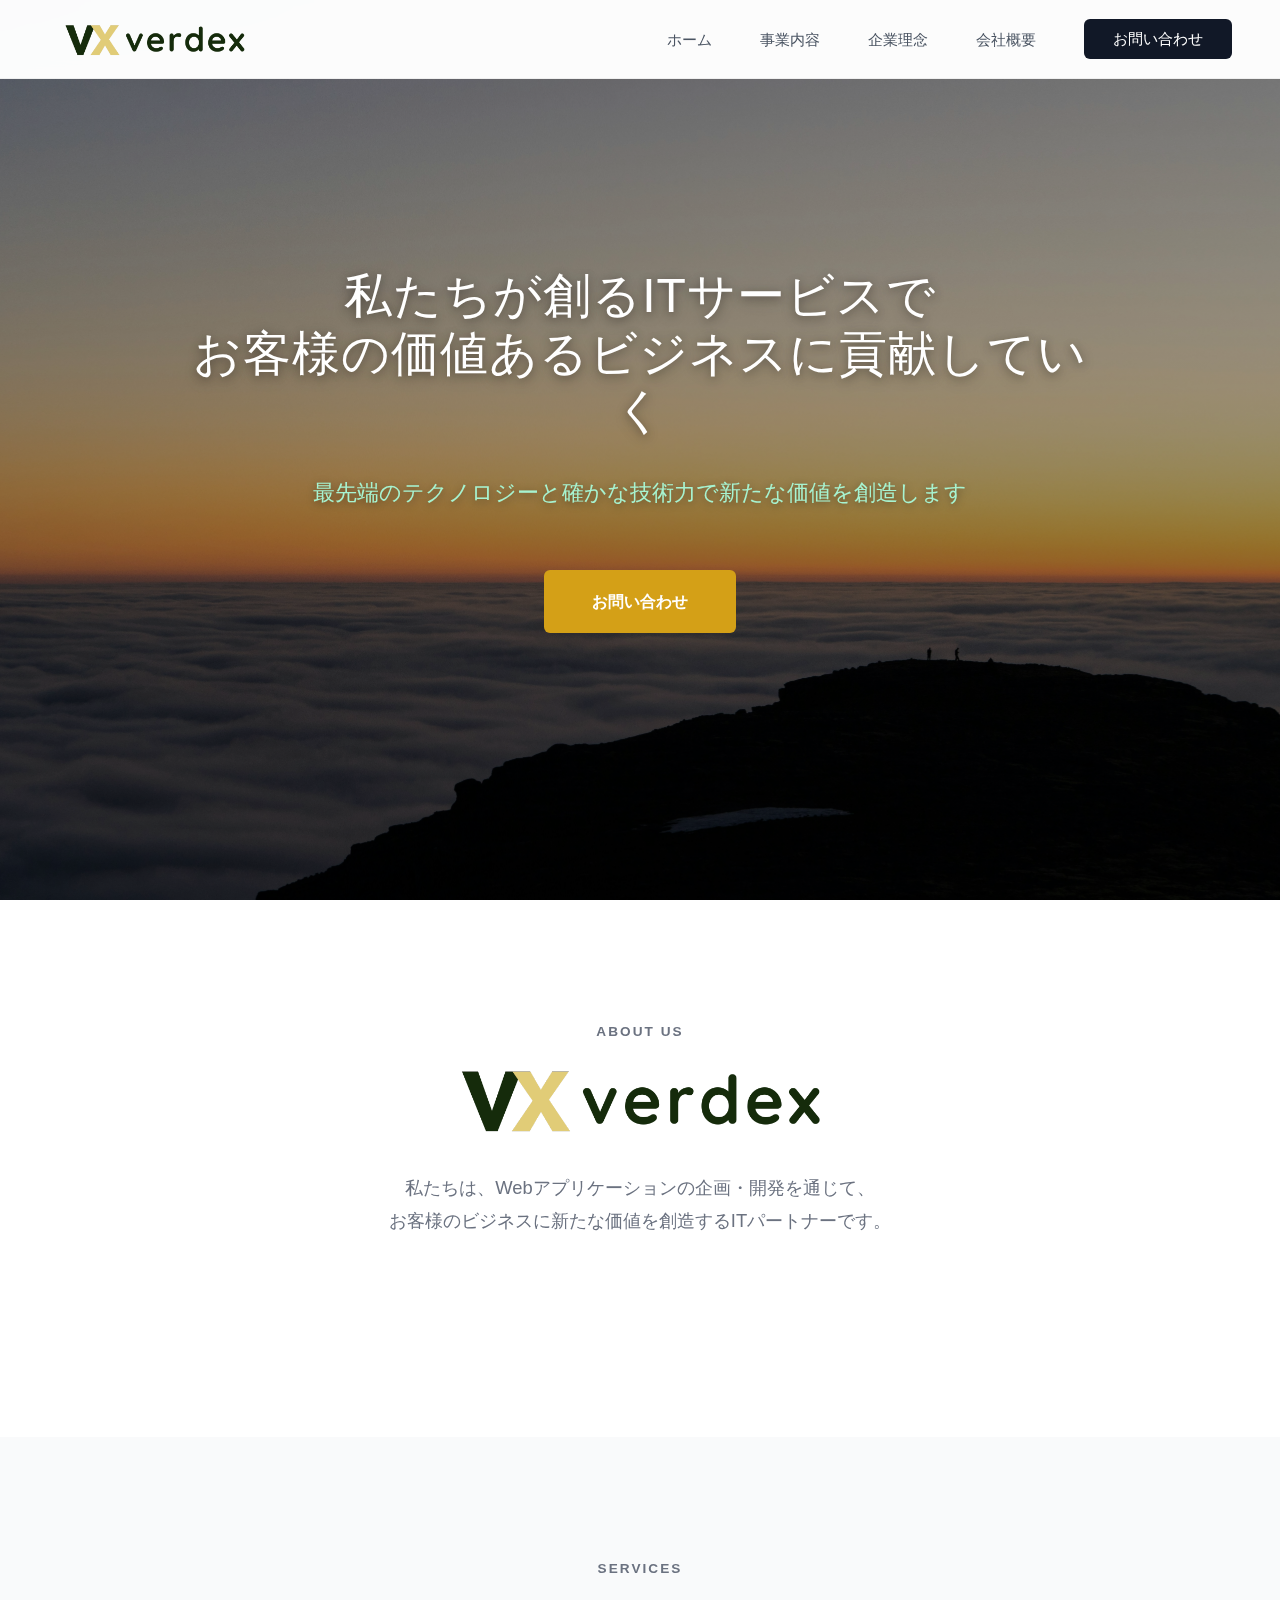
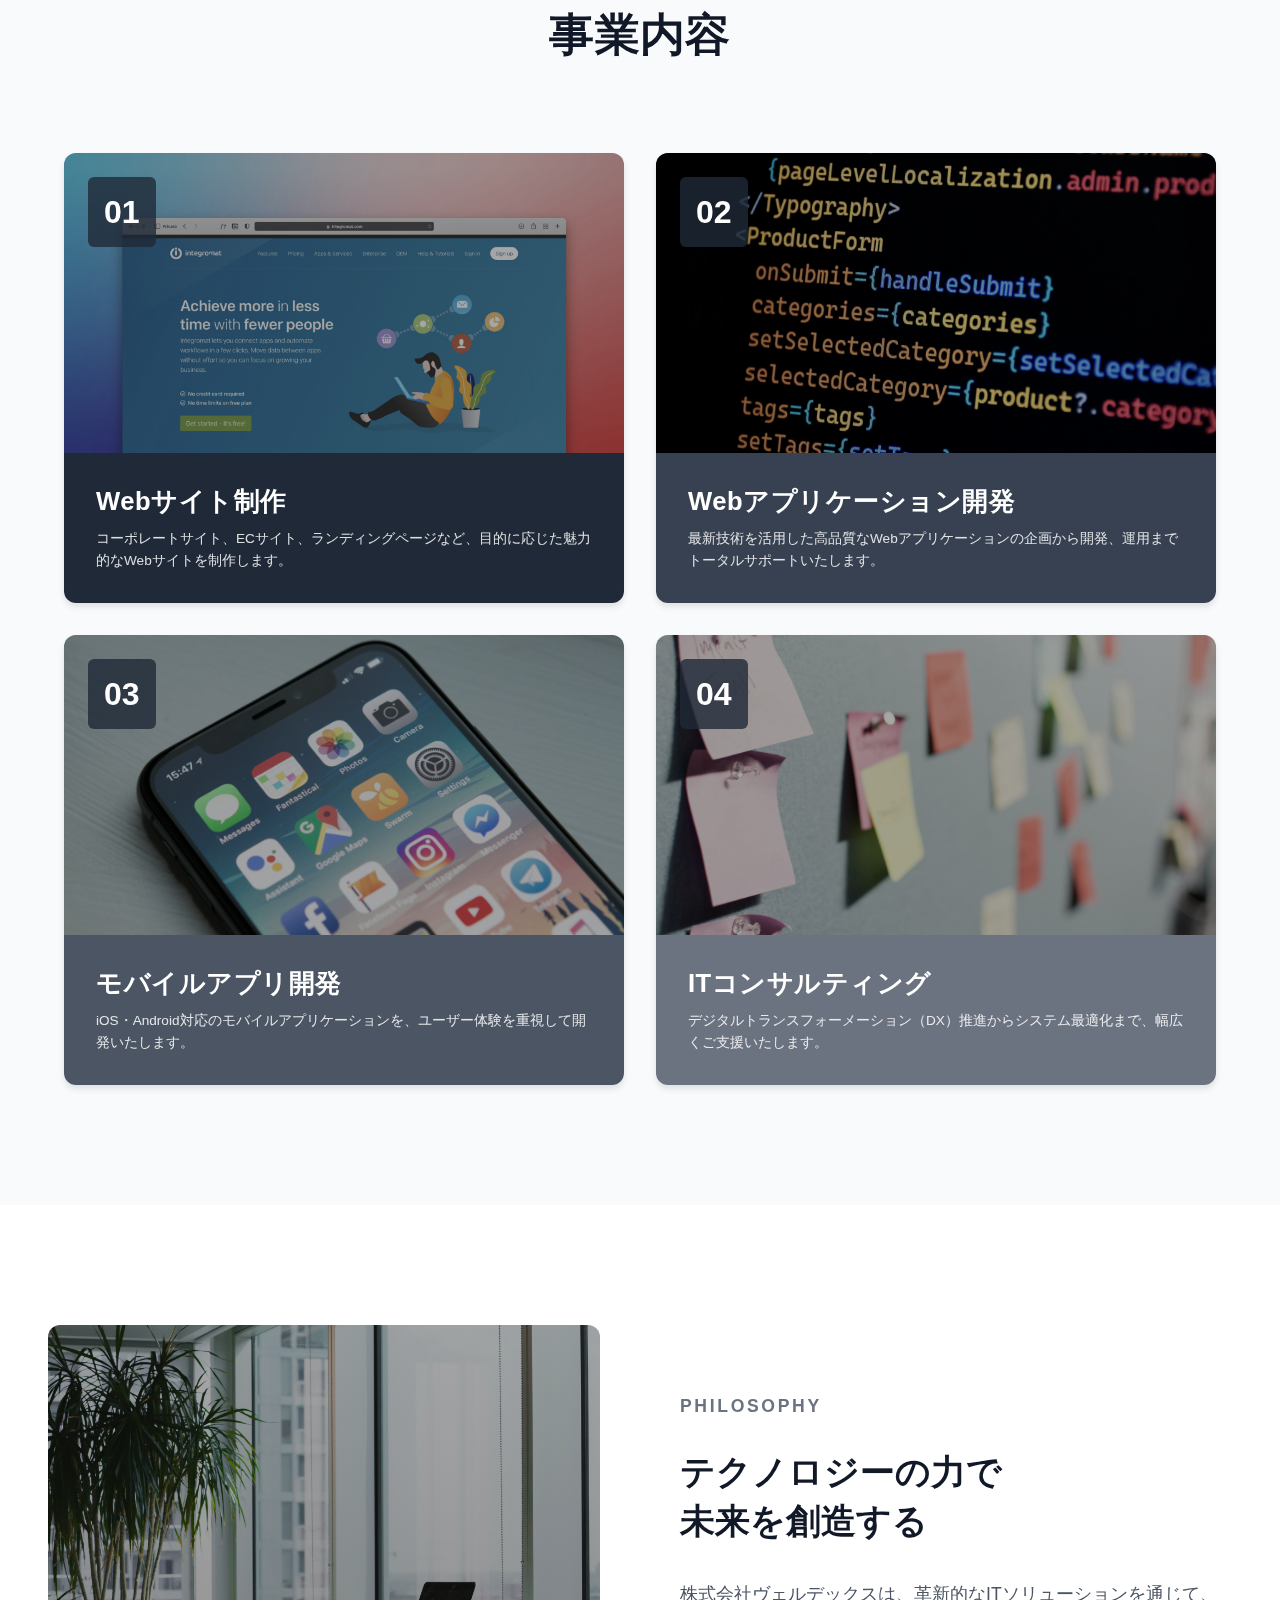
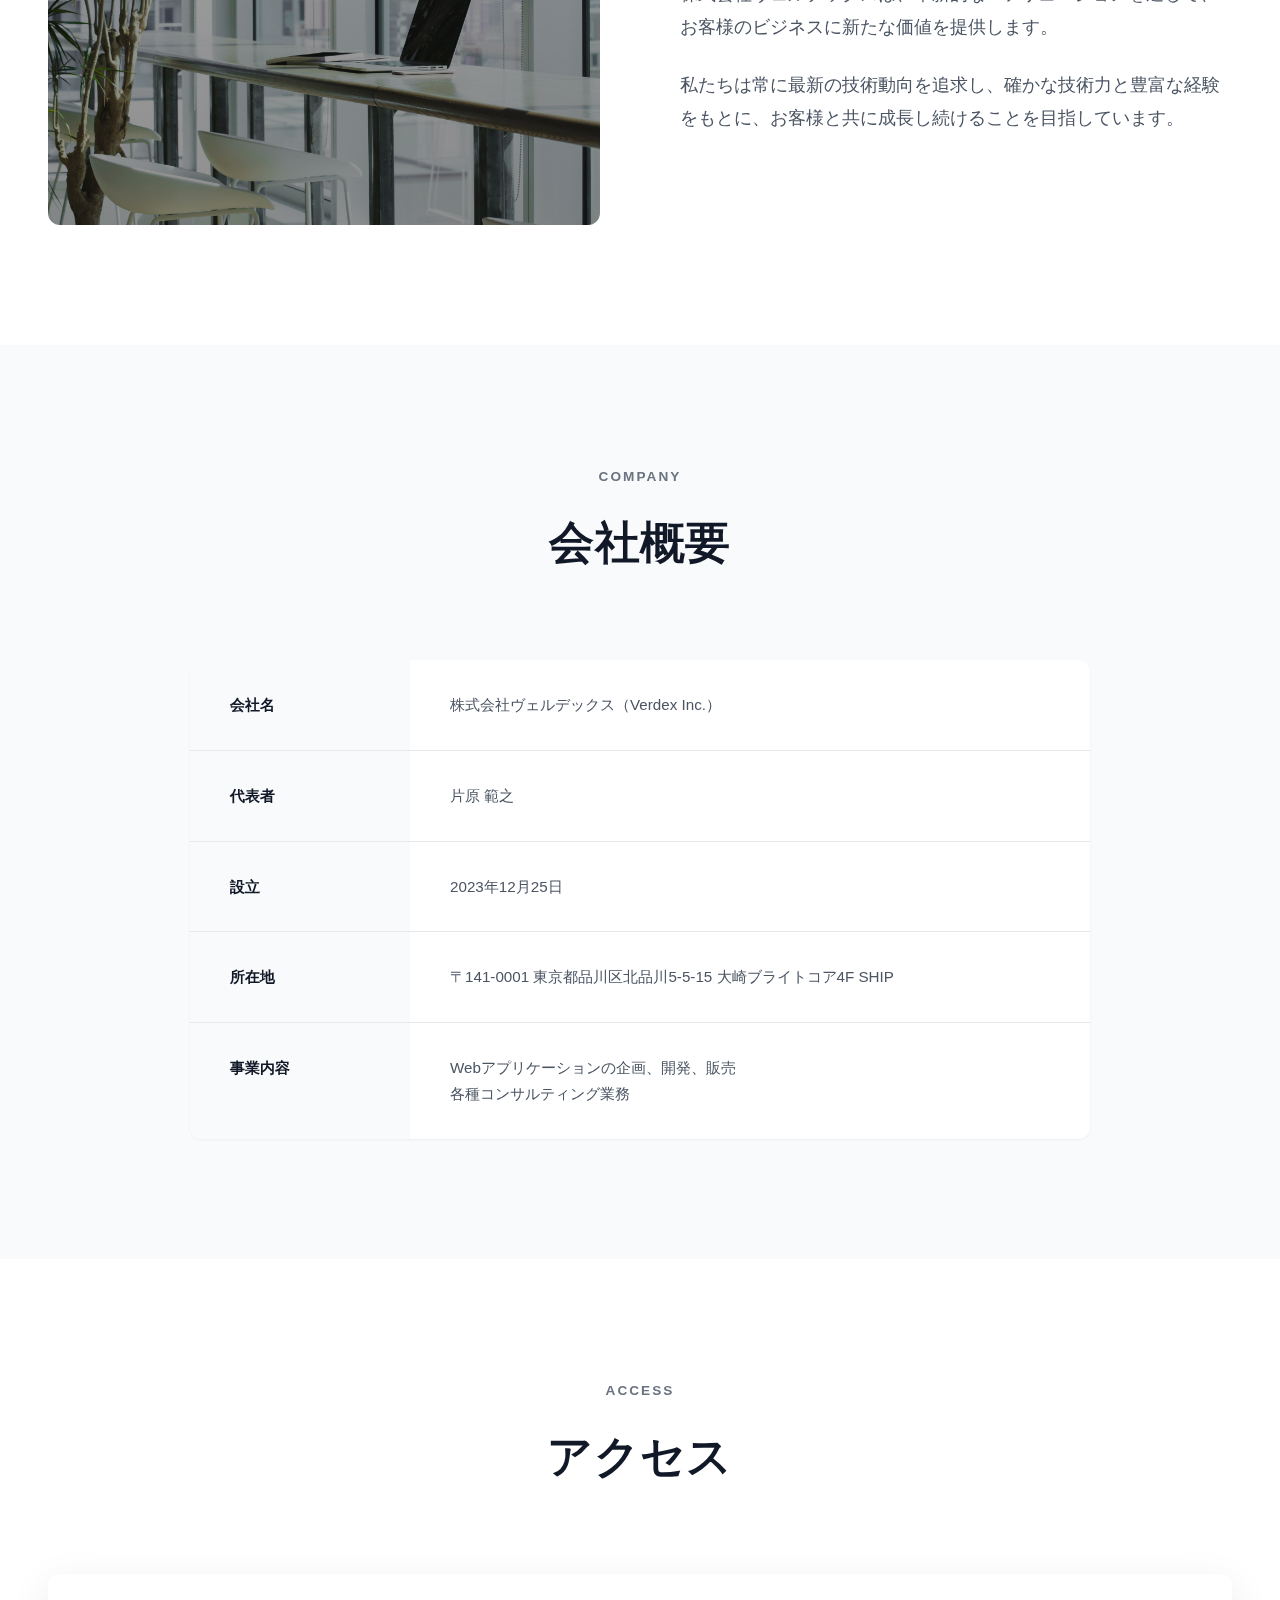
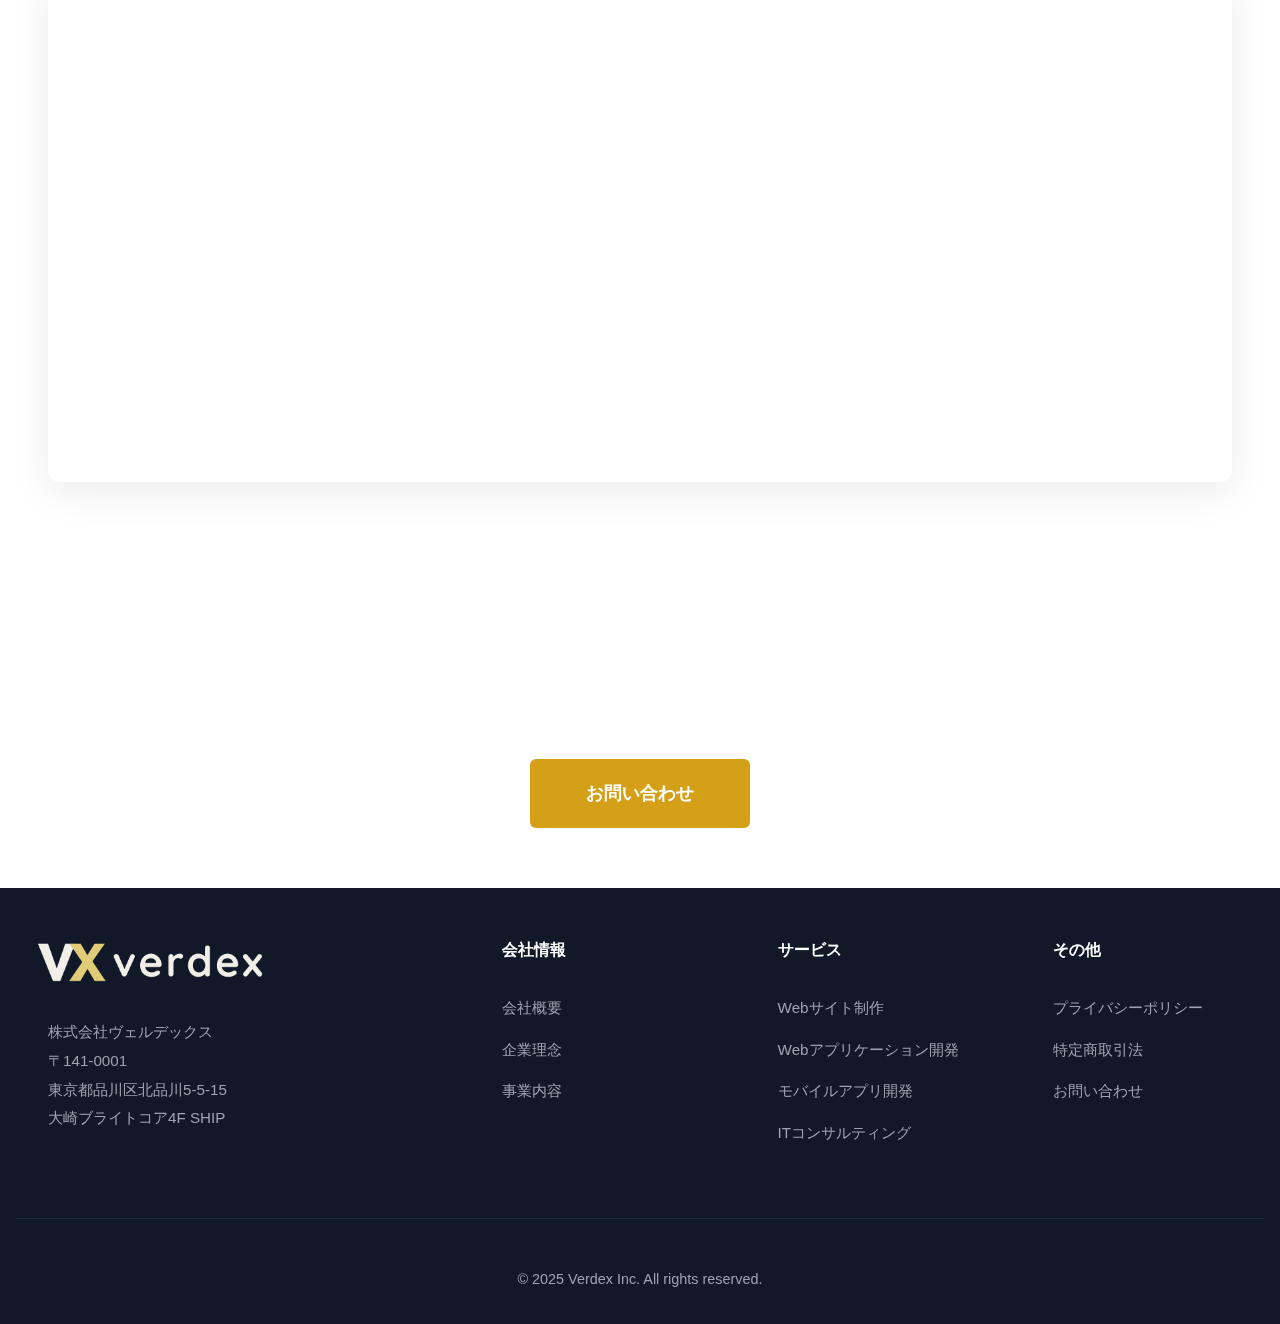
<file: index.html>
<!DOCTYPE html>
<html lang="ja">
  <head>
    <meta charset="UTF-8" />
    <meta name="viewport" content="width=device-width, initial-scale=1.0" />
    <meta
      name="description"
      content="株式会社ヴェルデックス - 私たちが創るITサービスで、多くの人々の価値あるビジネスに貢献していく"
    />
    <title>株式会社ヴェルデックス | Verdex Inc.</title>
    <link rel="icon" type="image/png" href="images/fabicon.png" />
    <link rel="stylesheet" href="css/style.css?v=2" />
  </head>
  <body>
    <!-- ヘッダー -->
    <header>
      <nav>
        <a href="#" class="logo">
          <img src="images/verdex-1.png" alt="VERDEX" />
        </a>
        <ul id="nav-menu">
          <li><a href="#home">ホーム</a></li>
          <li><a href="#services">事業内容</a></li>
          <li><a href="#philosophy">企業理念</a></li>
          <li><a href="#company">会社概要</a></li>
          <li><a href="contact.html" class="contact-btn">お問い合わせ</a></li>
        </ul>
        <div class="menu-toggle" id="menu-toggle">
          <span></span>
          <span></span>
          <span></span>
        </div>
      </nav>
    </header>

    <!-- ヒーローセクション -->
    <section class="hero" id="home">
      <div class="hero-content">
        <h1>
          私たちが創るITサービスで<br />お客様の価値あるビジネスに貢献していく
        </h1>
        <p class="hero-tagline">
          最先端のテクノロジーと確かな技術力で新たな価値を創造します
        </p>
        <a href="contact.html" class="hero-cta">お問い合わせ</a>
      </div>
    </section>

    <!-- About -->
    <section class="about" id="about">
      <div class="container">
        <div class="section-header">
          <p class="section-label">ABOUT US</p>
          <img
            src="images/verdex-1.png"
            alt="株式会社ヴェルデックス"
            class="about-logo"
          />
          <p class="section-description">
            私たちは、Webアプリケーションの企画・開発を通じて、<br />
            お客様のビジネスに新たな価値を創造するITパートナーです。
          </p>
        </div>
      </div>
    </section>

    <!-- Services -->
    <section class="services" id="services">
      <div class="container">
        <div class="section-header">
          <p class="section-label">SERVICES</p>
          <h2 class="section-title">事業内容</h2>
        </div>
      </div>
      <div class="services-grid">
        <div class="service-item">
          <div class="service-bg">
            <span class="service-number">01</span>
          </div>
          <div class="service-content">
            <h3>Webサイト制作</h3>
            <p>
              コーポレートサイト、ECサイト、ランディングページなど、目的に応じた魅力的なWebサイトを制作します。
            </p>
          </div>
        </div>
        <div class="service-item">
          <div class="service-bg">
            <span class="service-number">02</span>
          </div>
          <div class="service-content">
            <h3>Webアプリケーション開発</h3>
            <p>
              最新技術を活用した高品質なWebアプリケーションの企画から開発、運用までトータルサポートいたします。
            </p>
          </div>
        </div>
        <div class="service-item">
          <div class="service-bg">
            <span class="service-number">03</span>
          </div>
          <div class="service-content">
            <h3>モバイルアプリ開発</h3>
            <p>
              iOS・Android対応のモバイルアプリケーションを、ユーザー体験を重視して開発いたします。
            </p>
          </div>
        </div>
        <div class="service-item">
          <div class="service-bg">
            <span class="service-number">04</span>
          </div>
          <div class="service-content">
            <h3>ITコンサルティング</h3>
            <p>
              デジタルトランスフォーメーション（DX）推進からシステム最適化まで、幅広くご支援いたします。
            </p>
          </div>
        </div>
      </div>
    </section>

    <!-- Philosophy -->
    <section class="philosophy" id="philosophy">
      <div class="container">
        <div class="philosophy-content">
          <div class="philosophy-image"></div>
          <div class="philosophy-text">
            <p class="section-label">PHILOSOPHY</p>
            <h3>テクノロジーの力で<br />未来を創造する</h3>
            <p>
              株式会社ヴェルデックスは、革新的なITソリューションを通じて、お客様のビジネスに新たな価値を提供します。
            </p>
            <p>
              私たちは常に最新の技術動向を追求し、確かな技術力と豊富な経験をもとに、お客様と共に成長し続けることを目指しています。
            </p>
          </div>
        </div>
      </div>
    </section>

    <!-- Company Info -->
    <section class="company" id="company">
      <div class="container">
        <div class="section-header">
          <p class="section-label">COMPANY</p>
          <h2 class="section-title">会社概要</h2>
        </div>
        <div class="company-table">
          <div class="company-row">
            <div class="company-label">会社名</div>
            <div class="company-value">
              株式会社ヴェルデックス（Verdex Inc.）
            </div>
          </div>
          <div class="company-row">
            <div class="company-label">代表者</div>
            <div class="company-value">片原 範之</div>
          </div>
          <div class="company-row">
            <div class="company-label">設立</div>
            <div class="company-value">2023年12月25日</div>
          </div>
          <div class="company-row">
            <div class="company-label">所在地</div>
            <div class="company-value">
              〒141-0001 東京都品川区北品川5-5-15 大崎ブライトコア4F SHIP
            </div>
          </div>
          <div class="company-row">
            <div class="company-label">事業内容</div>
            <div class="company-value">
              Webアプリケーションの企画、開発、販売<br />各種コンサルティング業務
            </div>
          </div>
        </div>
      </div>
    </section>

    <!-- Map -->
    <section class="map-section" id="access">
      <div class="container">
        <div class="section-header">
          <p class="section-label">ACCESS</p>
          <h2 class="section-title">アクセス</h2>
        </div>
        <div class="map-container">
          <iframe
            src="https://www.google.com/maps/embed?pb=!1m18!1m12!1m3!1d3243.089965856726!2d139.73865!3d35.62066!2m3!1f0!2f0!3f0!3m2!1i1024!2i768!4f13.1!3m3!1m2!1s0x60188a5f4cd2e1a3%3A0x7fbf6b6d1f3e1e1e!2z5p2x5Lqs6YO95ZOB5bed5Yy65YyX5ZOB5bed77yV5LiB55uu77yV4oiS77yR77yV!5e0!3m2!1sja!2sjp!4v1234567890"
            allowfullscreen=""
            loading="lazy"
          ></iframe>
        </div>
      </div>
    </section>

    <!-- CTA Section -->
    <section class="cta-section">
      <h2>お気軽にお問い合わせください</h2>
      <a href="contact.html" class="hero-cta">お問い合わせ</a>
    </section>

    <!-- Footer -->
    <footer>
      <div class="footer-content">
        <div class="footer-brand">
          <img src="images/verdex-2.png" alt="VERDEX" class="footer-logo" />
          <p>
            株式会社ヴェルデックス<br />
            〒141-0001<br />
            東京都品川区北品川5-5-15<br />
            大崎ブライトコア4F SHIP
          </p>
        </div>
        <div class="footer-links">
          <h4>会社情報</h4>
          <ul>
            <li><a href="#about">会社概要</a></li>
            <li><a href="#philosophy">企業理念</a></li>
            <li><a href="#services">事業内容</a></li>
          </ul>
        </div>
        <div class="footer-links">
          <h4>サービス</h4>
          <ul>
            <li><a href="#services">Webサイト制作</a></li>
            <li><a href="#services">Webアプリケーション開発</a></li>
            <li><a href="#services">モバイルアプリ開発</a></li>
            <li><a href="#services">ITコンサルティング</a></li>
          </ul>
        </div>
        <div class="footer-links">
          <h4>その他</h4>
          <ul>
            <li><a href="privacy.html">プライバシーポリシー</a></li>
            <li><a href="tokushoho.html">特定商取引法</a></li>
            <li><a href="contact.html">お問い合わせ</a></li>
          </ul>
        </div>
      </div>
      <div class="footer-bottom">
        <p>&copy; 2025 Verdex Inc. All rights reserved.</p>
      </div>
    </footer>

    <script src="js/main.js"></script>
  </body>
</html>
</file>
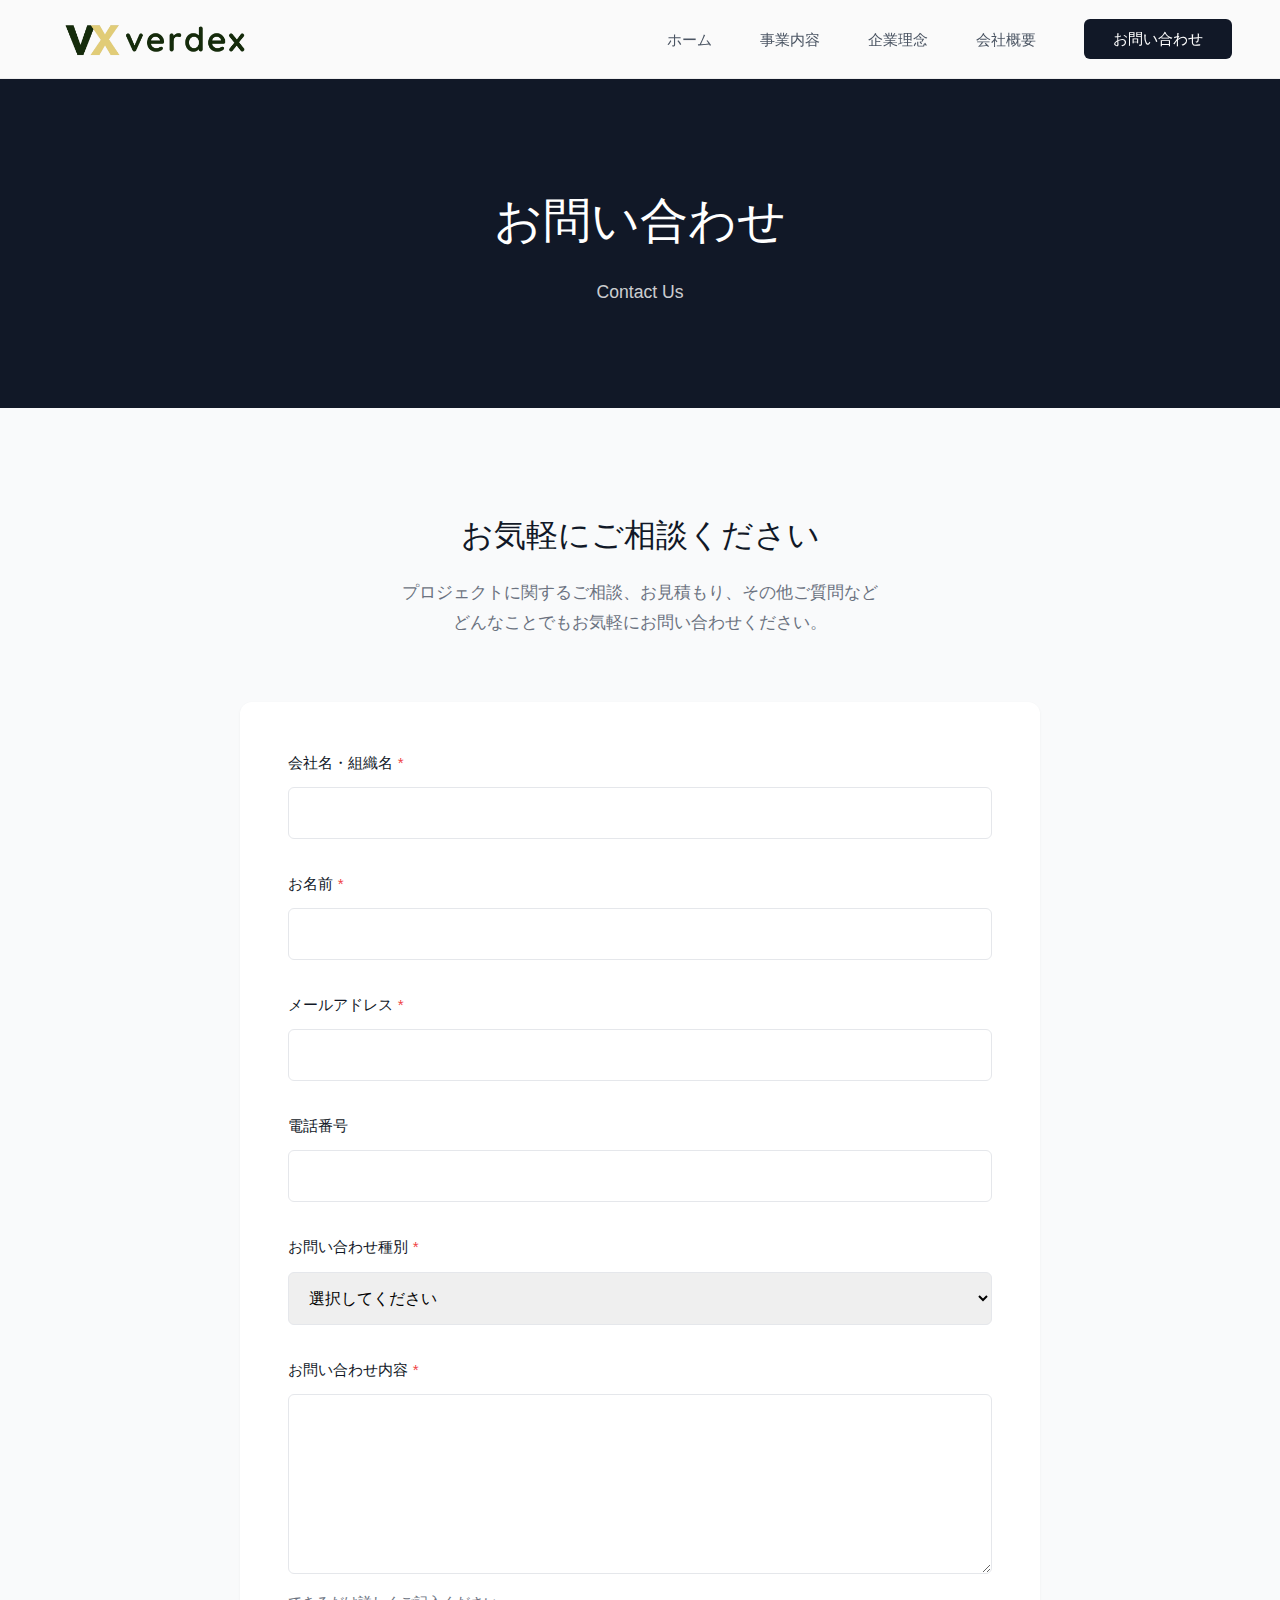
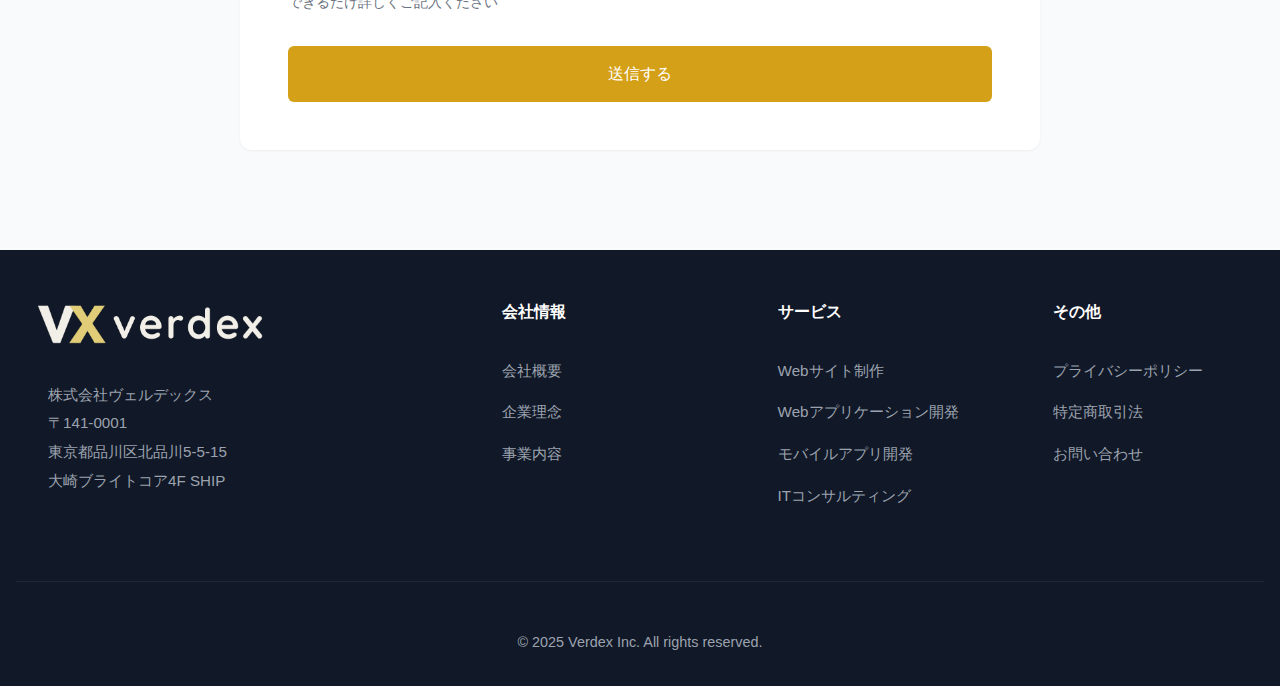
<file: contact.html>
<!DOCTYPE html>
<html lang="ja">
  <head>
    <meta charset="UTF-8" />
    <meta name="viewport" content="width=device-width, initial-scale=1.0" />
    <meta name="description" content="株式会社ヴェルデックスへのお問い合わせ" />
    <title>お問い合わせ | 株式会社ヴェルデックス</title>
    <link rel="icon" type="image/png" href="images/fabicon.png" />
    <link rel="stylesheet" href="css/style.css?v=2" />
  </head>
  <body>
    <!-- ヘッダー -->
    <header>
      <nav>
        <a href="index.html" class="logo">
          <img src="images/verdex-1.png" alt="VERDEX" />
        </a>
        <ul id="nav-menu">
          <li><a href="index.html">ホーム</a></li>
          <li><a href="index.html#services">事業内容</a></li>
          <li><a href="index.html#philosophy">企業理念</a></li>
          <li><a href="index.html#company">会社概要</a></li>
          <li><a href="contact.html" class="contact-btn">お問い合わせ</a></li>
        </ul>
        <div class="menu-toggle" id="menu-toggle">
          <span></span>
          <span></span>
          <span></span>
        </div>
      </nav>
    </header>

    <!-- ページヘッダー -->
    <section class="page-header">
      <h1>お問い合わせ</h1>
      <p>Contact Us</p>
    </section>

    <!-- コンタクトフォーム -->
    <section class="contact-section">
      <div class="container">
        <div class="contact-intro">
          <h2>お気軽にご相談ください</h2>
          <p>
            プロジェクトに関するご相談、お見積もり、その他ご質問など<br />どんなことでもお気軽にお問い合わせください。
          </p>
        </div>

        <!-- 送信結果メッセージ -->
        <div id="form-status" class="form-status" style="display: none"></div>

        <form
          class="contact-form"
          id="contactForm"
          action="https://formspree.io/f/xzzjkwjz"
          method="POST"
        >
          <!-- 件名は JavaScript で動的に設定 -->
          <input type="hidden" name="_subject" id="email-subject" value="【ヴェルデックス】お問い合わせ" />

          <div class="form-group">
            <label>会社名・組織名<span class="required">*</span></label>
            <input type="text" name="company" required />
          </div>

          <div class="form-group">
            <label>お名前<span class="required">*</span></label>
            <input type="text" name="name" required />
          </div>

          <div class="form-group">
            <label>メールアドレス<span class="required">*</span></label>
            <input type="email" name="email" required />
          </div>

          <div class="form-group">
            <label>電話番号</label>
            <input type="tel" name="phone" />
          </div>

          <div class="form-group">
            <label>お問い合わせ種別<span class="required">*</span></label>
            <select name="type" required>
              <option value="">選択してください</option>
              <option value="Webサイト制作">Webサイト制作のご依頼</option>
              <option value="Webアプリケーション開発">Webアプリケーション開発のご依頼</option>
              <option value="モバイルアプリ開発">モバイルアプリ開発のご依頼</option>
              <option value="ITコンサルティング">ITコンサルティングのご相談</option>
              <option value="その他">その他のお問い合わせ</option>
            </select>
          </div>

          <div class="form-group">
            <label>お問い合わせ内容<span class="required">*</span></label>
            <textarea name="message" required></textarea>
            <p class="form-note">できるだけ詳しくご記入ください</p>
          </div>

          <button type="submit" class="submit-btn" id="submit-btn">
            送信する
          </button>
        </form>
      </div>
    </section>

    <!-- Footer -->
    <footer>
      <div class="footer-content">
        <div class="footer-brand">
          <img src="images/verdex-2.png" alt="VERDEX" class="footer-logo" />
          <p>
            株式会社ヴェルデックス<br />
            〒141-0001<br />
            東京都品川区北品川5-5-15<br />
            大崎ブライトコア4F SHIP
          </p>
        </div>
        <div class="footer-links">
          <h4>会社情報</h4>
          <ul>
            <li><a href="index.html#about">会社概要</a></li>
            <li><a href="index.html#philosophy">企業理念</a></li>
            <li><a href="index.html#services">事業内容</a></li>
          </ul>
        </div>
        <div class="footer-links">
          <h4>サービス</h4>
          <ul>
            <li><a href="index.html#services">Webサイト制作</a></li>
            <li><a href="index.html#services">Webアプリケーション開発</a></li>
            <li><a href="index.html#services">モバイルアプリ開発</a></li>
            <li><a href="index.html#services">ITコンサルティング</a></li>
          </ul>
        </div>
        <div class="footer-links">
          <h4>その他</h4>
          <ul>
            <li><a href="privacy.html">プライバシーポリシー</a></li>
            <li><a href="tokushoho.html">特定商取引法</a></li>
            <li><a href="contact.html">お問い合わせ</a></li>
          </ul>
        </div>
      </div>
      <div class="footer-bottom">
        <p>&copy; 2025 Verdex Inc. All rights reserved.</p>
      </div>
    </footer>

    <script src="js/main.js"></script>
    <script src="js/contact.js"></script>
  </body>
</html>
</file>
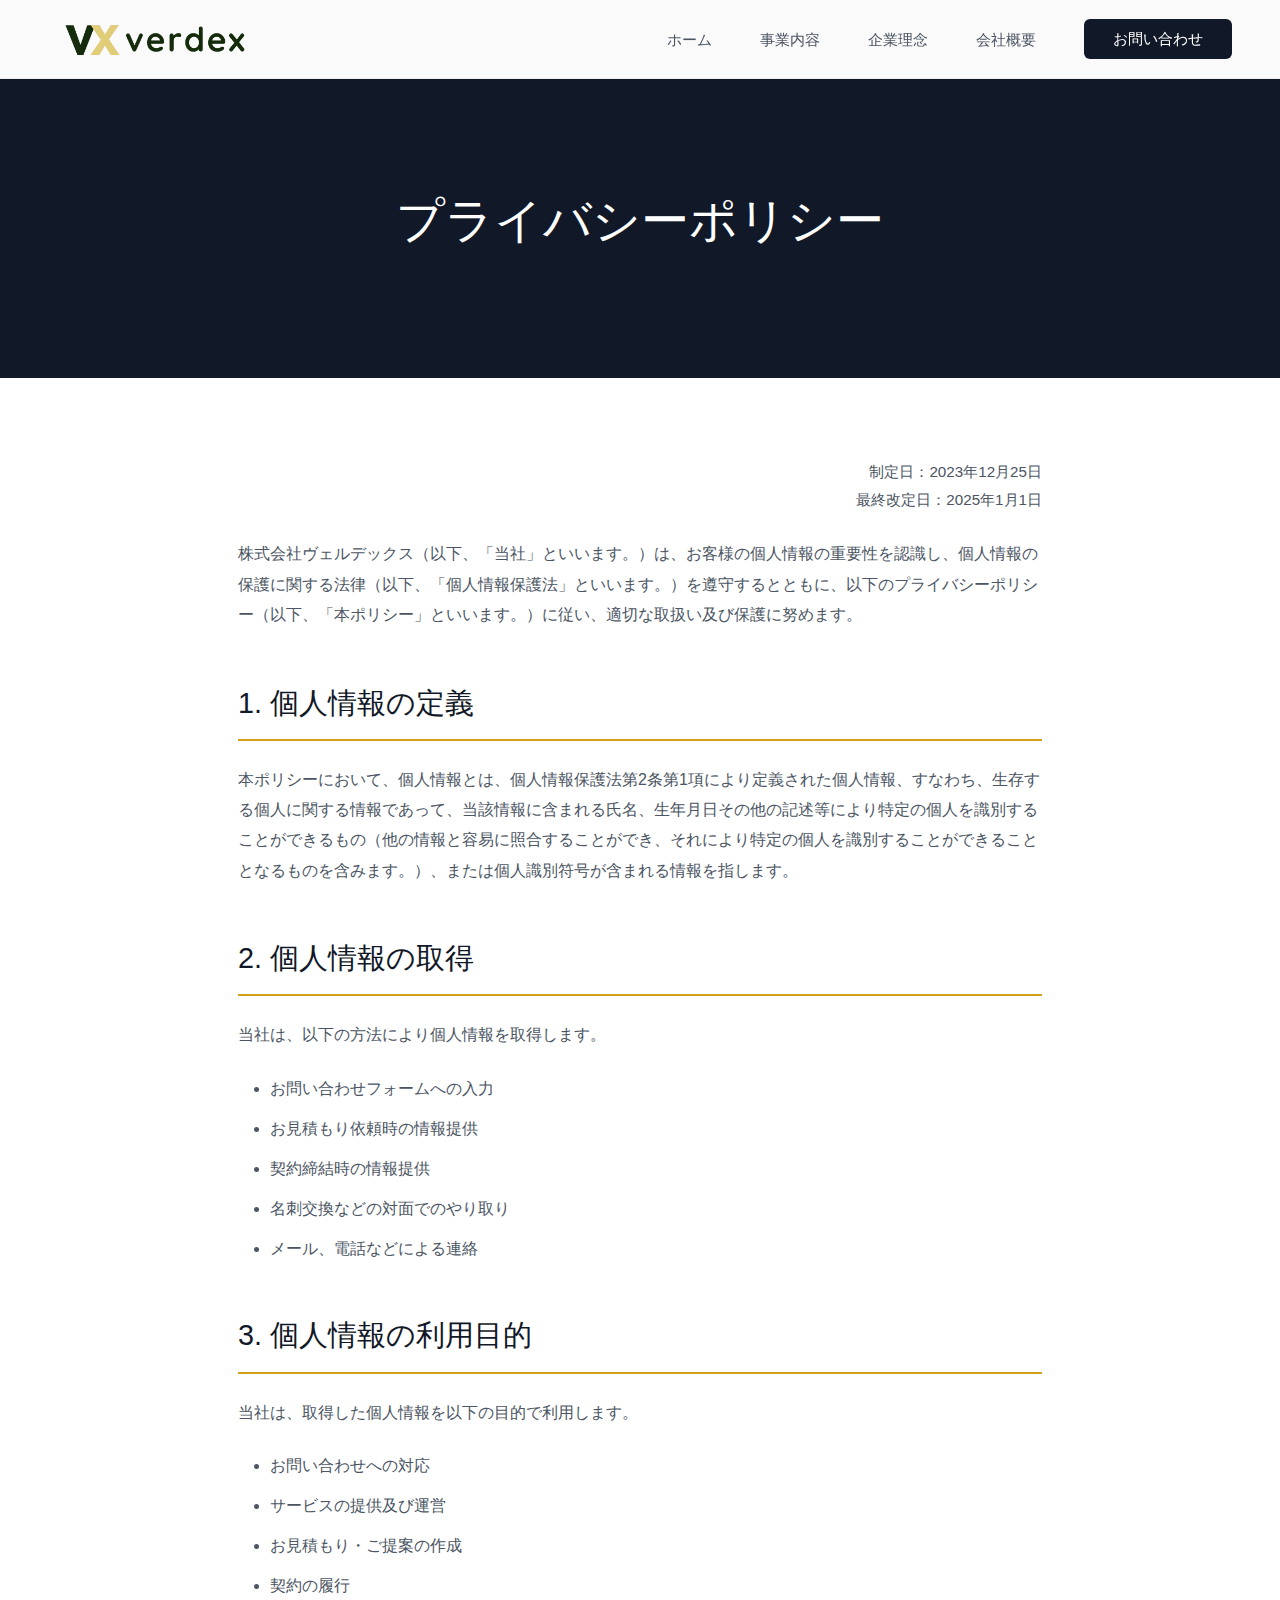
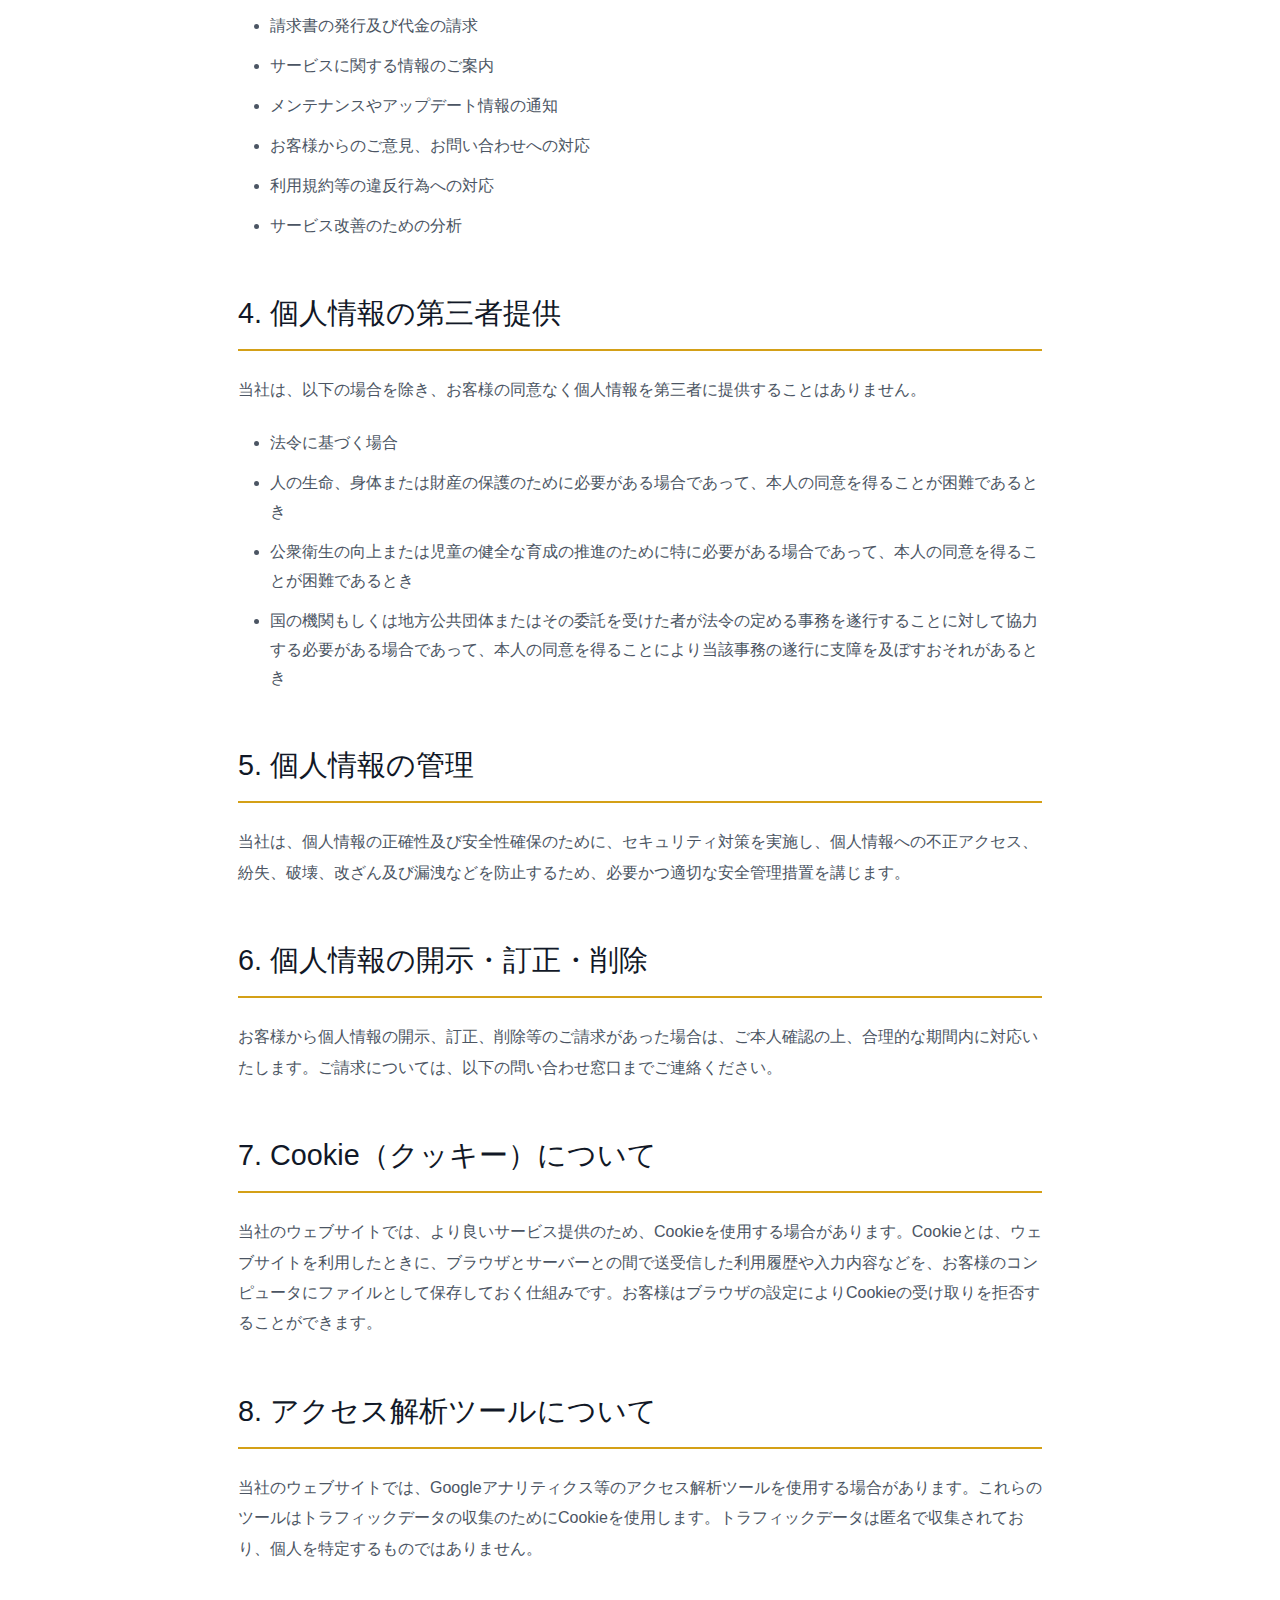
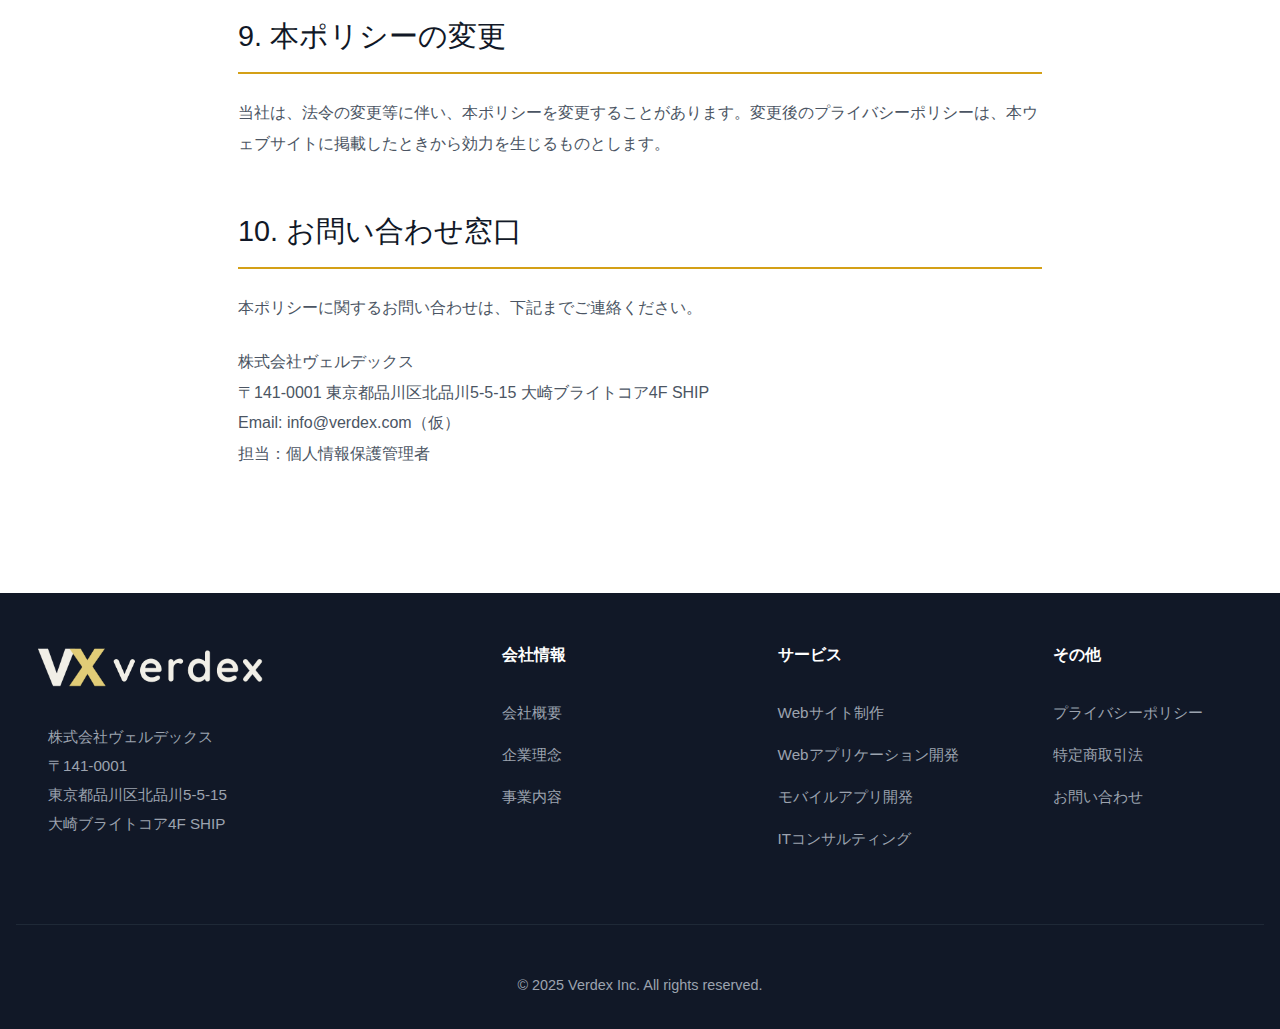
<file: privacy.html>
<!DOCTYPE html>
<html lang="ja">
  <head>
    <meta charset="UTF-8" />
    <meta name="viewport" content="width=device-width, initial-scale=1.0" />
    <meta
      name="description"
      content="株式会社ヴェルデックス プライバシーポリシー"
    />
    <title>プライバシーポリシー | 株式会社ヴェルデックス</title>
    <link rel="icon" type="image/png" href="images/fabicon.png" />
    <link rel="stylesheet" href="css/style.css?v=2" />
  </head>
  <body>
    <!-- ヘッダー -->
    <header>
      <nav>
        <a href="index.html" class="logo">
          <img src="images/verdex-1.png" alt="VERDEX" />
        </a>
        <ul id="nav-menu">
          <li><a href="index.html">ホーム</a></li>
          <li><a href="index.html#services">事業内容</a></li>
          <li><a href="index.html#philosophy">企業理念</a></li>
          <li><a href="index.html#company">会社概要</a></li>
          <li><a href="contact.html" class="contact-btn">お問い合わせ</a></li>
        </ul>
        <div class="menu-toggle" id="menu-toggle">
          <span></span>
          <span></span>
          <span></span>
        </div>
      </nav>
    </header>

    <!-- ページヘッダー -->
    <section class="page-header">
      <h1>プライバシーポリシー</h1>
    </section>

    <!-- コンテンツ -->
    <div class="content">
      <p class="last-updated">
        制定日：2023年12月25日<br />最終改定日：2025年1月1日
      </p>

      <p>
        株式会社ヴェルデックス（以下、「当社」といいます。）は、お客様の個人情報の重要性を認識し、個人情報の保護に関する法律（以下、「個人情報保護法」といいます。）を遵守するとともに、以下のプライバシーポリシー（以下、「本ポリシー」といいます。）に従い、適切な取扱い及び保護に努めます。
      </p>

      <h2>1. 個人情報の定義</h2>
      <p>
        本ポリシーにおいて、個人情報とは、個人情報保護法第2条第1項により定義された個人情報、すなわち、生存する個人に関する情報であって、当該情報に含まれる氏名、生年月日その他の記述等により特定の個人を識別することができるもの（他の情報と容易に照合することができ、それにより特定の個人を識別することができることとなるものを含みます。）、または個人識別符号が含まれる情報を指します。
      </p>

      <h2>2. 個人情報の取得</h2>
      <p>当社は、以下の方法により個人情報を取得します。</p>
      <ul>
        <li>お問い合わせフォームへの入力</li>
        <li>お見積もり依頼時の情報提供</li>
        <li>契約締結時の情報提供</li>
        <li>名刺交換などの対面でのやり取り</li>
        <li>メール、電話などによる連絡</li>
      </ul>

      <h2>3. 個人情報の利用目的</h2>
      <p>当社は、取得した個人情報を以下の目的で利用します。</p>
      <ul>
        <li>お問い合わせへの対応</li>
        <li>サービスの提供及び運営</li>
        <li>お見積もり・ご提案の作成</li>
        <li>契約の履行</li>
        <li>請求書の発行及び代金の請求</li>
        <li>サービスに関する情報のご案内</li>
        <li>メンテナンスやアップデート情報の通知</li>
        <li>お客様からのご意見、お問い合わせへの対応</li>
        <li>利用規約等の違反行為への対応</li>
        <li>サービス改善のための分析</li>
      </ul>

      <h2>4. 個人情報の第三者提供</h2>
      <p>
        当社は、以下の場合を除き、お客様の同意なく個人情報を第三者に提供することはありません。
      </p>
      <ul>
        <li>法令に基づく場合</li>
        <li>
          人の生命、身体または財産の保護のために必要がある場合であって、本人の同意を得ることが困難であるとき
        </li>
        <li>
          公衆衛生の向上または児童の健全な育成の推進のために特に必要がある場合であって、本人の同意を得ることが困難であるとき
        </li>
        <li>
          国の機関もしくは地方公共団体またはその委託を受けた者が法令の定める事務を遂行することに対して協力する必要がある場合であって、本人の同意を得ることにより当該事務の遂行に支障を及ぼすおそれがあるとき
        </li>
      </ul>

      <h2>5. 個人情報の管理</h2>
      <p>
        当社は、個人情報の正確性及び安全性確保のために、セキュリティ対策を実施し、個人情報への不正アクセス、紛失、破壊、改ざん及び漏洩などを防止するため、必要かつ適切な安全管理措置を講じます。
      </p>

      <h2>6. 個人情報の開示・訂正・削除</h2>
      <p>
        お客様から個人情報の開示、訂正、削除等のご請求があった場合は、ご本人確認の上、合理的な期間内に対応いたします。ご請求については、以下の問い合わせ窓口までご連絡ください。
      </p>

      <h2>7. Cookie（クッキー）について</h2>
      <p>
        当社のウェブサイトでは、より良いサービス提供のため、Cookieを使用する場合があります。Cookieとは、ウェブサイトを利用したときに、ブラウザとサーバーとの間で送受信した利用履歴や入力内容などを、お客様のコンピュータにファイルとして保存しておく仕組みです。お客様はブラウザの設定によりCookieの受け取りを拒否することができます。
      </p>

      <h2>8. アクセス解析ツールについて</h2>
      <p>
        当社のウェブサイトでは、Googleアナリティクス等のアクセス解析ツールを使用する場合があります。これらのツールはトラフィックデータの収集のためにCookieを使用します。トラフィックデータは匿名で収集されており、個人を特定するものではありません。
      </p>

      <h2>9. 本ポリシーの変更</h2>
      <p>
        当社は、法令の変更等に伴い、本ポリシーを変更することがあります。変更後のプライバシーポリシーは、本ウェブサイトに掲載したときから効力を生じるものとします。
      </p>

      <h2>10. お問い合わせ窓口</h2>
      <p>本ポリシーに関するお問い合わせは、下記までご連絡ください。</p>
      <p>
        株式会社ヴェルデックス<br />
        〒141-0001 東京都品川区北品川5-5-15 大崎ブライトコア4F SHIP<br />
        Email: info@verdex.com（仮）<br />
        担当：個人情報保護管理者
      </p>
    </div>

    <!-- Footer -->
    <footer>
      <div class="footer-content">
        <div class="footer-brand">
          <img src="images/verdex-2.png" alt="VERDEX" class="footer-logo" />
          <p>
            株式会社ヴェルデックス<br />
            〒141-0001<br />
            東京都品川区北品川5-5-15<br />
            大崎ブライトコア4F SHIP
          </p>
        </div>
        <div class="footer-links">
          <h4>会社情報</h4>
          <ul>
            <li><a href="index.html#about">会社概要</a></li>
            <li><a href="index.html#philosophy">企業理念</a></li>
            <li><a href="index.html#services">事業内容</a></li>
          </ul>
        </div>
        <div class="footer-links">
          <h4>サービス</h4>
          <ul>
            <li><a href="index.html#services">Webサイト制作</a></li>
            <li><a href="index.html#services">Webアプリケーション開発</a></li>
            <li><a href="index.html#services">モバイルアプリ開発</a></li>
            <li><a href="index.html#services">ITコンサルティング</a></li>
          </ul>
        </div>
        <div class="footer-links">
          <h4>その他</h4>
          <ul>
            <li><a href="privacy.html">プライバシーポリシー</a></li>
            <li><a href="tokushoho.html">特定商取引法</a></li>
            <li><a href="contact.html">お問い合わせ</a></li>
          </ul>
        </div>
      </div>
      <div class="footer-bottom">
        <p>&copy; 2025 Verdex Inc. All rights reserved.</p>
      </div>
    </footer>

    <script src="js/main.js"></script>
  </body>
</html>
</file>
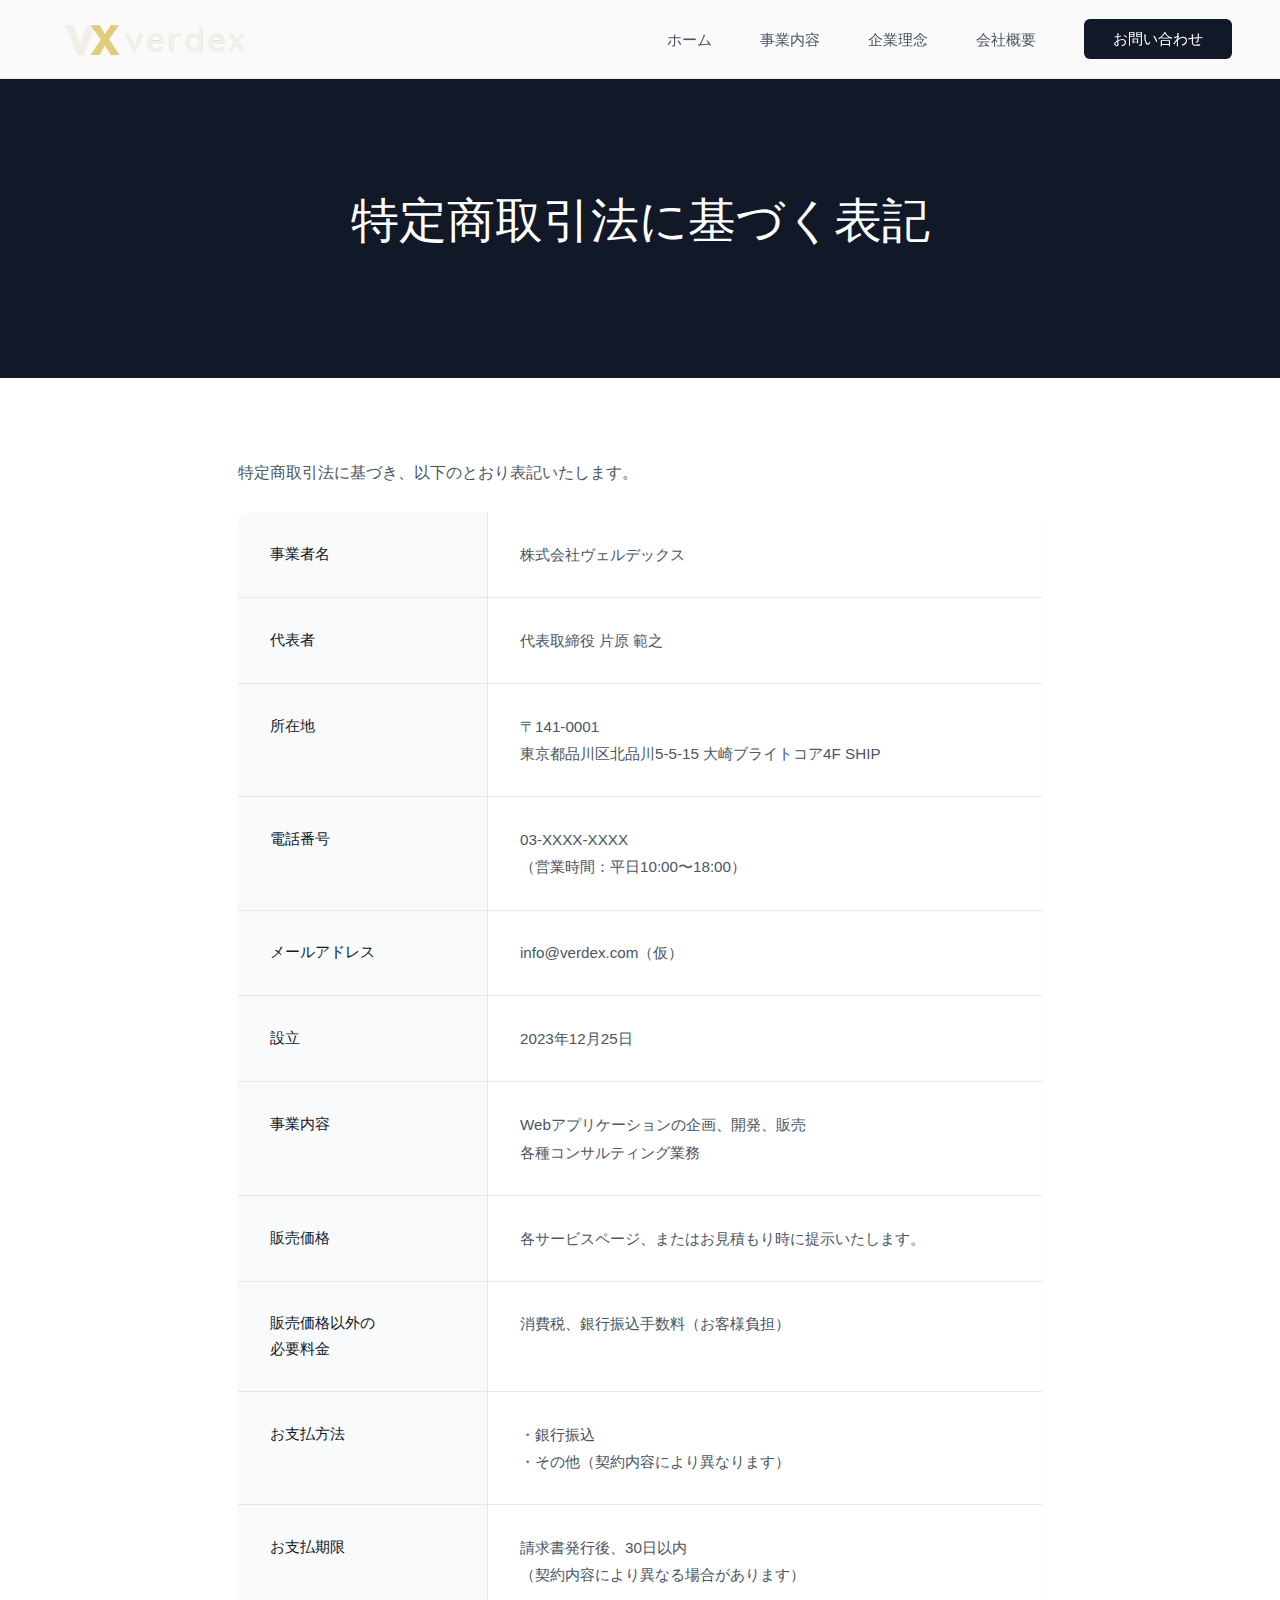
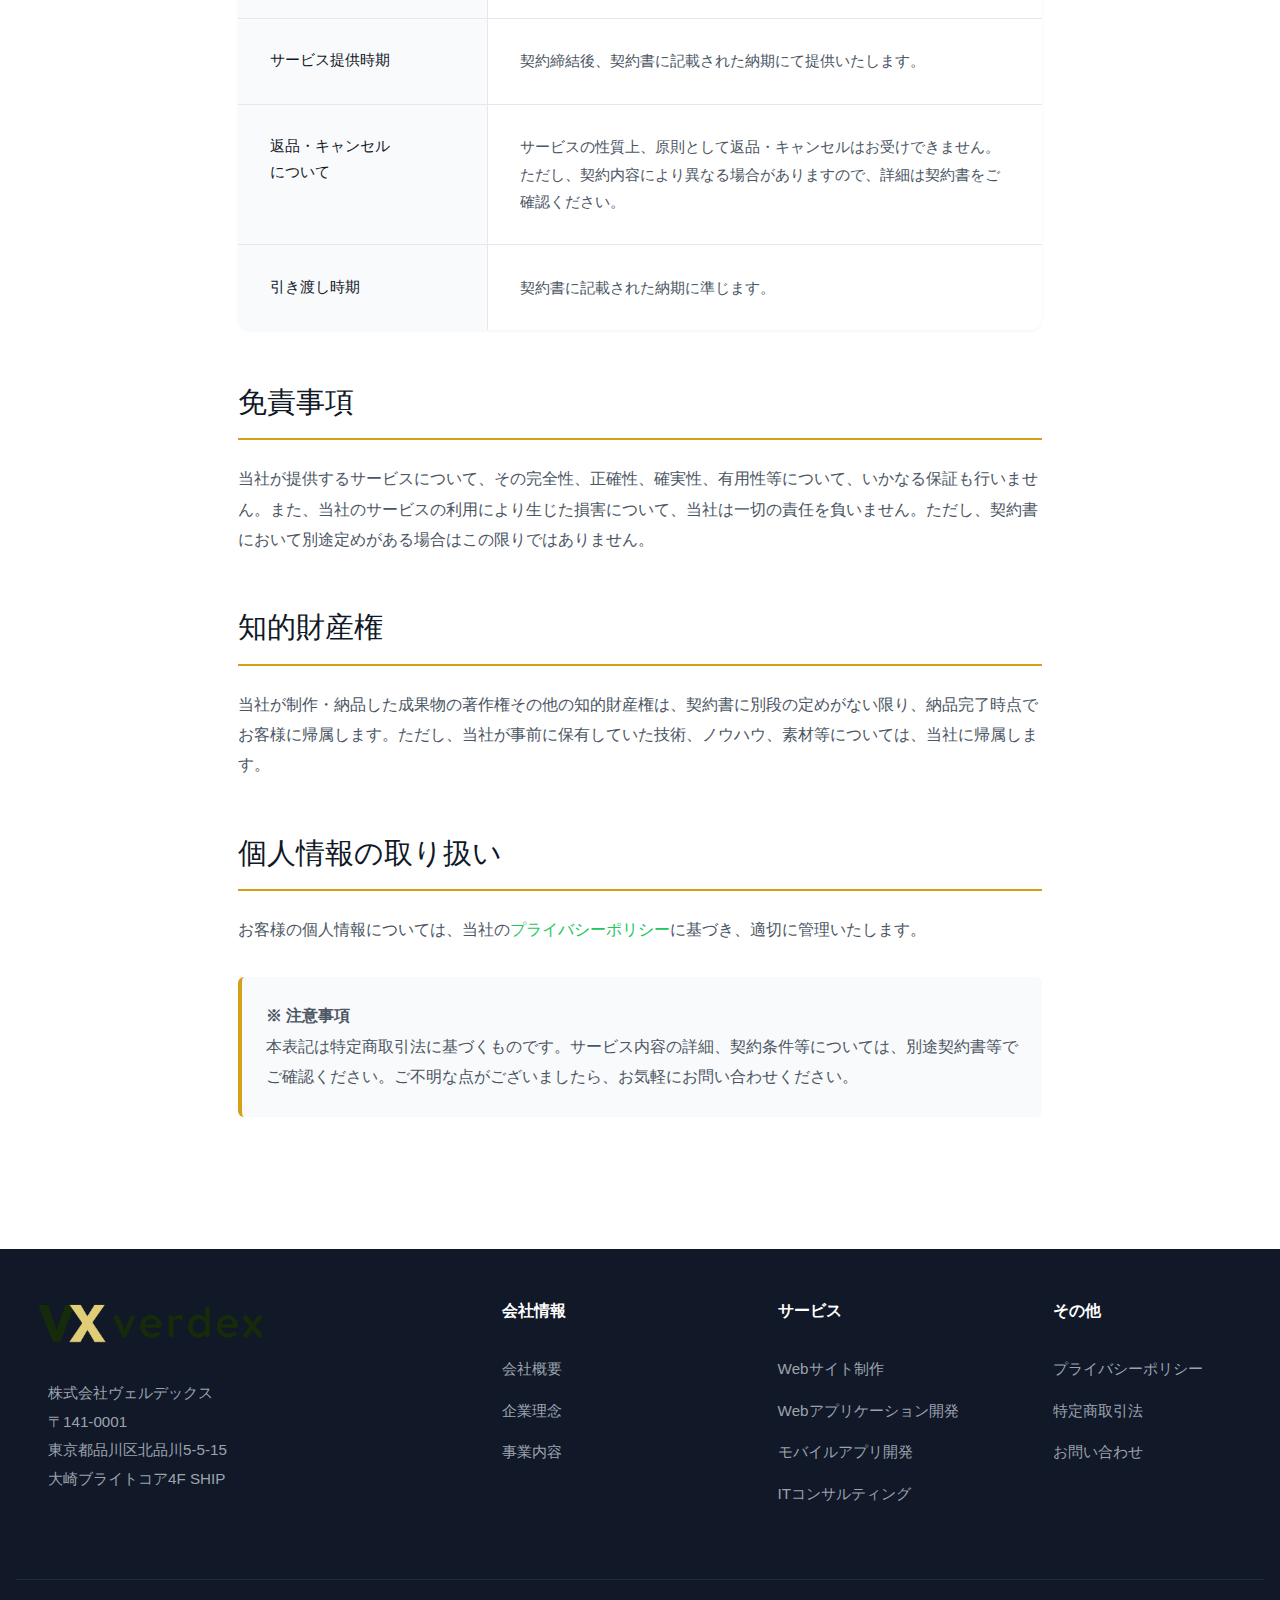
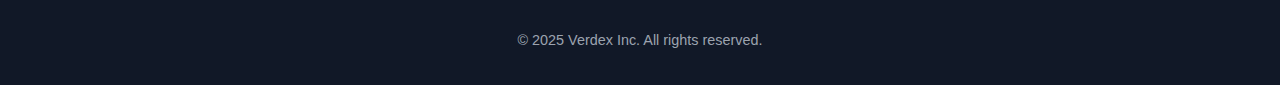
<file: tokushoho.html>
<!DOCTYPE html>
<html lang="ja">
  <head>
    <meta charset="UTF-8" />
    <meta name="viewport" content="width=device-width, initial-scale=1.0" />
    <meta
      name="description"
      content="株式会社ヴェルデックス 特定商取引法に基づく表記"
    />
    <title>特定商取引法に基づく表記 | 株式会社ヴェルデックス</title>
    <link rel="icon" type="image/png" href="images/fabicon.png" />
    <link rel="stylesheet" href="css/style.css?v=2" />
  </head>
  <body>
    <!-- ヘッダー -->
    <header>
      <nav>
        <a href="index.html" class="logo">
          <img src="images/verdex-2.png" alt="VERDEX" />
        </a>
        <ul id="nav-menu">
          <li><a href="index.html">ホーム</a></li>
          <li><a href="index.html#services">事業内容</a></li>
          <li><a href="index.html#philosophy">企業理念</a></li>
          <li><a href="index.html#company">会社概要</a></li>
          <li><a href="contact.html" class="contact-btn">お問い合わせ</a></li>
        </ul>
        <div class="menu-toggle" id="menu-toggle">
          <span></span>
          <span></span>
          <span></span>
        </div>
      </nav>
    </header>

    <!-- ページヘッダー -->
    <section class="page-header">
      <h1>特定商取引法に基づく表記</h1>
    </section>

    <!-- コンテンツ -->
    <div class="content">
      <p>特定商取引法に基づき、以下のとおり表記いたします。</p>

      <div class="info-table">
        <div class="info-row">
          <div class="info-label">事業者名</div>
          <div class="info-value">株式会社ヴェルデックス</div>
        </div>
        <div class="info-row">
          <div class="info-label">代表者</div>
          <div class="info-value">代表取締役 片原 範之</div>
        </div>
        <div class="info-row">
          <div class="info-label">所在地</div>
          <div class="info-value">
            〒141-0001<br />東京都品川区北品川5-5-15 大崎ブライトコア4F SHIP
          </div>
        </div>
        <div class="info-row">
          <div class="info-label">電話番号</div>
          <div class="info-value">
            03-XXXX-XXXX<br />（営業時間：平日10:00〜18:00）
          </div>
        </div>
        <div class="info-row">
          <div class="info-label">メールアドレス</div>
          <div class="info-value">info@verdex.com（仮）</div>
        </div>
        <div class="info-row">
          <div class="info-label">設立</div>
          <div class="info-value">2023年12月25日</div>
        </div>
        <div class="info-row">
          <div class="info-label">事業内容</div>
          <div class="info-value">
            Webアプリケーションの企画、開発、販売<br />各種コンサルティング業務
          </div>
        </div>
        <div class="info-row">
          <div class="info-label">販売価格</div>
          <div class="info-value">
            各サービスページ、またはお見積もり時に提示いたします。
          </div>
        </div>
        <div class="info-row">
          <div class="info-label">販売価格以外の<br />必要料金</div>
          <div class="info-value">消費税、銀行振込手数料（お客様負担）</div>
        </div>
        <div class="info-row">
          <div class="info-label">お支払方法</div>
          <div class="info-value">
            ・銀行振込<br />・その他（契約内容により異なります）
          </div>
        </div>
        <div class="info-row">
          <div class="info-label">お支払期限</div>
          <div class="info-value">
            請求書発行後、30日以内<br />（契約内容により異なる場合があります）
          </div>
        </div>
        <div class="info-row">
          <div class="info-label">サービス提供時期</div>
          <div class="info-value">
            契約締結後、契約書に記載された納期にて提供いたします。
          </div>
        </div>
        <div class="info-row">
          <div class="info-label">返品・キャンセル<br />について</div>
          <div class="info-value">
            サービスの性質上、原則として返品・キャンセルはお受けできません。<br />ただし、契約内容により異なる場合がありますので、詳細は契約書をご確認ください。
          </div>
        </div>
        <div class="info-row">
          <div class="info-label">引き渡し時期</div>
          <div class="info-value">契約書に記載された納期に準じます。</div>
        </div>
      </div>

      <h2>免責事項</h2>
      <p>
        当社が提供するサービスについて、その完全性、正確性、確実性、有用性等について、いかなる保証も行いません。また、当社のサービスの利用により生じた損害について、当社は一切の責任を負いません。ただし、契約書において別途定めがある場合はこの限りではありません。
      </p>

      <h2>知的財産権</h2>
      <p>
        当社が制作・納品した成果物の著作権その他の知的財産権は、契約書に別段の定めがない限り、納品完了時点でお客様に帰属します。ただし、当社が事前に保有していた技術、ノウハウ、素材等については、当社に帰属します。
      </p>

      <h2>個人情報の取り扱い</h2>
      <p>
        お客様の個人情報については、当社の<a
          href="privacy.html"
          style="color: var(--primary-green); text-decoration: none"
          >プライバシーポリシー</a
        >に基づき、適切に管理いたします。
      </p>

      <div class="note">
        <p>
          <strong>※ 注意事項</strong><br />
          本表記は特定商取引法に基づくものです。サービス内容の詳細、契約条件等については、別途契約書等でご確認ください。ご不明な点がございましたら、お気軽にお問い合わせください。
        </p>
      </div>
    </div>

    <!-- Footer -->
    <footer>
      <div class="footer-content">
        <div class="footer-brand">
          <img src="images/verdex-1.png" alt="VERDEX" class="footer-logo" />
          <p>
            株式会社ヴェルデックス<br />
            〒141-0001<br />
            東京都品川区北品川5-5-15<br />
            大崎ブライトコア4F SHIP
          </p>
        </div>
        <div class="footer-links">
          <h4>会社情報</h4>
          <ul>
            <li><a href="index.html#about">会社概要</a></li>
            <li><a href="index.html#philosophy">企業理念</a></li>
            <li><a href="index.html#services">事業内容</a></li>
          </ul>
        </div>
        <div class="footer-links">
          <h4>サービス</h4>
          <ul>
            <li><a href="index.html#services">Webサイト制作</a></li>
            <li><a href="index.html#services">Webアプリケーション開発</a></li>
            <li><a href="index.html#services">モバイルアプリ開発</a></li>
            <li><a href="index.html#services">ITコンサルティング</a></li>
          </ul>
        </div>
        <div class="footer-links">
          <h4>その他</h4>
          <ul>
            <li><a href="privacy.html">プライバシーポリシー</a></li>
            <li><a href="tokushoho.html">特定商取引法</a></li>
            <li><a href="contact.html">お問い合わせ</a></li>
          </ul>
        </div>
      </div>
      <div class="footer-bottom">
        <p>&copy; 2025 Verdex Inc. All rights reserved.</p>
      </div>
    </footer>

    <script src="js/main.js"></script>
  </body>
</html>
</file>
<file: css/style.css>
* {
  margin: 0;
  padding: 0;
  box-sizing: border-box;
}

:root {
  --primary-green: #22c55e;
  --dark-green: #16a34a;
}

html {
  scroll-behavior: smooth;
  overflow-x: hidden;
}

body {
  font-family: -apple-system, BlinkMacSystemFont, "Segoe UI", "Hiragino Sans",
    "Hiragino Kaku Gothic ProN", Meiryo, sans-serif;
  line-height: 1.7;
  color: #1f2937;
  overflow-x: hidden;
  max-width: 100%;
}

/* ヘッダー */
header {
  position: fixed;
  width: 100%;
  top: 0;
  z-index: 1000;
  background: rgba(255, 255, 255, 0.98);
  backdrop-filter: blur(10px);
  border-bottom: 1px solid rgba(0, 0, 0, 0.05);
  transition: all 0.3s;
}

nav {
  max-width: 1400px;
  margin: 0 auto;
  display: flex;
  justify-content: space-between;
  align-items: center;
  padding: 1.2rem 3rem;
}

.logo {
  text-decoration: none;
  display: flex;
  align-items: center;
}

.logo img {
  height: 40px;
  max-width: 100%;
  width: auto;
}

nav ul {
  display: flex;
  list-style: none;
  gap: 3rem;
  align-items: center;
}

nav a {
  text-decoration: none;
  color: #4b5563;
  font-weight: 500;
  font-size: 0.95rem;
  transition: color 0.3s;
}

nav a:hover {
  color: #d4a017;
}

.contact-btn {
  background: #111827;
  color: white !important;
  padding: 0.7rem 1.8rem;
  border-radius: 6px;
  transition: all 0.3s;
}

.contact-btn:hover {
  background: #d4a017;
  transform: translateY(-1px);
}

/* ハンバーガーメニュー */
.menu-toggle {
  display: none;
  flex-direction: column;
  gap: 5px;
  cursor: pointer;
}

.menu-toggle span {
  width: 25px;
  height: 2px;
  background: #111827;
  transition: 0.3s;
}

/* ヒーローセクション - 大きな背景画像 */
.hero {
  height: 100vh;
  min-height: 700px;
  display: flex;
  align-items: center;
  justify-content: center;
  text-align: center;
  color: white;
  position: relative;
  overflow: hidden;
}

.hero::before {
  content: '';
  position: absolute;
  top: 0;
  left: 0;
  width: 100%;
  height: 100%;
  background: linear-gradient(rgba(0, 0, 0, 0.35), rgba(0, 0, 0, 0.45)),
    url("../images/hero-bg-1.jpg");
  background-size: cover;
  background-position: center;
  background-attachment: fixed;
  z-index: 1;
  transition: opacity 1s ease-in-out;
}

.hero.bg-2::before {
  background-image: linear-gradient(rgba(0, 0, 0, 0.35), rgba(0, 0, 0, 0.45)),
    url("../images/hero-bg-2.jpg");
}

.hero.bg-3::before {
  background-image: linear-gradient(rgba(0, 0, 0, 0.35), rgba(0, 0, 0, 0.45)),
    url("../images/hero-bg-3.jpg");
}

.hero-content {
  max-width: 1000px;
  padding: 0 2rem;
  position: relative;
  z-index: 2;
}

.hero-subtitle {
  font-size: 0.9rem;
  letter-spacing: 0.15em;
  color: var(--primary-green);
  margin-bottom: 2rem;
  font-weight: 600;
}

.hero h1 {
  font-size: 3rem;
  font-weight: 500;
  margin-bottom: 2rem;
  line-height: 1.2;
  letter-spacing: 0.02em;
  text-shadow: 0 2px 8px rgba(0, 0, 0, 0.3), 0 4px 16px rgba(0, 0, 0, 0.2);
}

.hero-tagline {
  font-size: 1.4rem;
  line-height: 1.9;
  color: #a7f3d0;
  margin-bottom: 3.5rem;
  font-weight: 400;
  text-shadow: 0 2px 8px rgba(0, 0, 0, 0.4);
}

.hero-cta {
  display: inline-block;
  background: #d4a017;
  color: white;
  padding: 1.1rem 3rem;
  border-radius: 6px;
  text-decoration: none;
  font-weight: 600;
  font-size: 1rem;
  transition: all 0.3s;
}

.hero-cta:hover {
  background: #b8860b;
  transform: translateY(-2px);
  box-shadow: 0 10px 30px rgba(212, 160, 23, 0.3);
}

/* セクション共通 */
section {
  padding: 120px 3rem;
}

.container {
  max-width: 1400px;
  margin: 0 auto;
}

.section-header {
  text-align: center;
  margin-bottom: 5rem;
}

.section-label {
  font-size: 0.85rem;
  letter-spacing: 0.15em;
  color: var(--primary-green);
  font-weight: 600;
  margin-bottom: 1rem;
}

.section-title {
  font-size: 2.8rem;
  font-weight: 700;
  color: #111827;
  margin-bottom: 1.5rem;
  letter-spacing: 0.01em;
}

.section-description {
  font-size: 1.15rem;
  color: #6b7280;
  max-width: 700px;
  margin: 0 auto;
  line-height: 1.8;
}

/* About Section */
.about {
  background: white;
}

.about .section-label {
  color: #6b7280;
}

.about-logo {
  height: 80px;
  max-width: 100%;
  width: auto;
  margin: 0 auto 2rem;
  display: block;
}

/* Services - 大きな画像カード */
.services {
  background: #f9fafb;
}

.services .section-label {
  color: #6b7280;
}

.services-grid {
  display: grid;
  grid-template-columns: repeat(2, 1fr);
  gap: 2rem;
  max-width: 1200px;
  margin: 0 auto;
  padding: 0 1rem;
}

.service-item {
  position: relative;
  height: 450px;
  overflow: hidden;
  cursor: pointer;
  border-radius: 12px;
  transition: all 0.3s ease;
  box-shadow: 0 4px 6px rgba(0, 0, 0, 0.1);
  display: flex;
  flex-direction: column;
}

.service-item:hover {
  transform: translateY(-8px);
  box-shadow: 0 12px 24px rgba(0, 0, 0, 0.15);
}

.service-bg {
  position: relative;
  height: 66.666%;
  background: #e5e7eb;
  background-size: cover;
  background-position: center;
  transition: all 0.3s;
}

.service-bg::after {
  content: '';
  position: absolute;
  top: 0;
  left: 0;
  width: 100%;
  height: 100%;
  backdrop-filter: brightness(0.65) saturate(0.75);
  -webkit-backdrop-filter: brightness(0.65) saturate(0.75);
}

.service-item:nth-child(1) .service-bg {
  background-image: url("../images/service-1.jpg");
}

.service-item:nth-child(2) .service-bg {
  background-image: url("../images/service-2.jpg");
}

.service-item:nth-child(3) .service-bg {
  background-image: url("../images/service-3.jpg");
}

.service-item:nth-child(4) .service-bg {
  background-image: url("../images/service-4.jpg");
}

.service-content {
  position: relative;
  height: 33.333%;
  padding: 2rem;
  display: flex;
  flex-direction: column;
  justify-content: center;
  background: #1f2937;
  color: white;
}

.service-item:nth-child(1) .service-content {
  background: #1f2937;
}

.service-item:nth-child(2) .service-content {
  background: #374151;
}

.service-item:nth-child(3) .service-content {
  background: #4b5563;
}

.service-item:nth-child(4) .service-content {
  background: #6b7280;
}

.service-number {
  position: absolute;
  top: 1.5rem;
  left: 1.5rem;
  font-size: 2rem;
  font-weight: 700;
  color: white;
  background: rgba(31, 41, 55, 0.8);
  padding: 0.5rem 1rem;
  border-radius: 6px;
  z-index: 10;
}

.service-item h3 {
  font-size: 1.6rem;
  font-weight: 700;
  margin-bottom: 0.5rem;
  letter-spacing: 0.02em;
  line-height: 1.4;
}

.service-item p {
  font-size: 0.85rem;
  line-height: 1.6;
  color: rgba(255, 255, 255, 0.85);
}

/* Philosophy Section - 画像付き */
.philosophy {
  background: white;
}

.philosophy-content {
  display: grid;
  grid-template-columns: 1fr 1fr;
  gap: 5rem;
  align-items: center;
}

.philosophy-image {
  height: 500px;
  background: linear-gradient(rgba(0, 0, 0, 0.3), rgba(0, 0, 0, 0.4)),
    url("../images/philosophy.jpg");
  background-size: cover;
  background-position: center;
  border-radius: 12px;
}

.philosophy-text .section-label {
  color: #6b7280;
}

.philosophy-text h3 {
  font-size: 2.2rem;
  font-weight: 700;
  color: #111827;
  margin-bottom: 2rem;
  line-height: 1.4;
}

.philosophy-text p {
  font-size: 1.1rem;
  color: #4b5563;
  line-height: 1.9;
  margin-bottom: 1.5rem;
}

/* Company Info */
.company {
  background: #f9fafb;
}

.company .section-label {
  color: #6b7280;
}

.company-table {
  max-width: 900px;
  margin: 0 auto;
  background: white;
  border-radius: 12px;
  overflow: hidden;
  box-shadow: 0 1px 3px rgba(0, 0, 0, 0.05);
}

.company-row {
  display: grid;
  grid-template-columns: 220px 1fr;
  border-bottom: 1px solid #e5e7eb;
}

.company-row:last-child {
  border-bottom: none;
}

.company-label {
  background: #f9fafb;
  padding: 2rem 2.5rem;
  font-weight: 600;
  color: #111827;
  font-size: 0.95rem;
}

.company-value {
  padding: 2rem 2.5rem;
  color: #4b5563;
  font-size: 0.95rem;
}

/* Map */
.map-section {
  background: white;
}

.map-section .section-label {
  color: #6b7280;
}

.map-container {
  max-width: 1200px;
  margin: 0 auto;
  border-radius: 12px;
  overflow: hidden;
  box-shadow: 0 10px 40px rgba(0, 0, 0, 0.08);
}

.map-container iframe {
  width: 100%;
  height: 500px;
  border: 0;
}

/* CTA Section */
.cta-section {
  background: linear-gradient(rgba(0, 0, 0, 0.5), rgba(0, 0, 0, 0.5)),
    url('../images/cta-bg.jpg');
  background-size: cover;
  background-position: center;
  background-attachment: fixed;
  color: white;
  text-align: center;
  padding: 60px 1rem;
}

.cta-section h2 {
  font-size: 1.8rem;
  font-weight: 500;
  margin-bottom: 3rem;
  color: white;
}

.cta-section .hero-cta {
  font-size: 1.1rem;
  padding: 1.2rem 3.5rem;
}

/* Footer */
footer {
  background: #111827;
  color: #9ca3af;
  padding: 3rem 1rem 2rem;
}

.footer-content {
  max-width: 1400px;
  margin: 0 auto;
  display: grid;
  grid-template-columns: 2fr 1fr 1fr 1fr;
  gap: 4rem;
  margin-bottom: 4rem;
}

.footer-brand h3 {
  color: white;
  font-size: 1.4rem;
  font-weight: 700;
  margin-bottom: 1.5rem;
}

.footer-logo {
  height: 50px;
  max-width: 100%;
  width: auto;
  margin-bottom: 1.5rem;
}

.footer-brand p {
  line-height: 1.9;
  font-size: 0.95rem;
  padding-left: 2rem;
}

.footer-links h4 {
  color: white;
  font-size: 1rem;
  font-weight: 600;
  margin-bottom: 1.5rem;
}

.footer-links ul {
  list-style: none;
}

.footer-links a {
  color: #9ca3af;
  text-decoration: none;
  display: block;
  padding: 0.5rem 0;
  font-size: 0.95rem;
  transition: color 0.3s;
}

.footer-links a:hover {
  color: #d4a017;
}

.footer-bottom {
  max-width: 1400px;
  margin: 0 auto;
  padding-top: 3rem;
  border-top: 1px solid #1f2937;
  text-align: center;
  font-size: 0.9rem;
}

/* ページヘッダー（サブページ用） */
.page-header {
  background: #111827;
  color: white;
  padding: 180px 3rem 100px;
  text-align: center;
}

.page-header h1 {
  font-size: 3rem;
  font-weight: 500;
  margin-bottom: 1rem;
}

.page-header p {
  font-size: 1.1rem;
  color: rgba(255, 255, 255, 0.8);
}

/* コンタクトセクション */
.contact-section {
  padding: 100px 3rem;
  background: #f9fafb;
}

.contact-intro {
  text-align: center;
  margin-bottom: 4rem;
}

.contact-intro h2 {
  font-size: 2rem;
  font-weight: 500;
  color: #111827;
  margin-bottom: 1rem;
}

.contact-intro p {
  color: #6b7280;
  font-size: 1.05rem;
  line-height: 1.8;
}

/* フォーム送信結果メッセージ */
.form-status {
  max-width: 800px;
  margin: 0 auto 2rem;
  padding: 1.5rem;
  border-radius: 8px;
  text-align: center;
}

.form-status.success {
  background: #f0fdf4;
  border: 2px solid #22c55e;
  color: #166534;
}

.form-status.error {
  background: #fef2f2;
  border: 2px solid #ef4444;
  color: #991b1b;
}

.form-status p {
  margin: 0;
  line-height: 1.8;
}

.form-status p:first-child {
  margin-bottom: 0.5rem;
}

.form-status strong {
  font-size: 1.1rem;
  font-weight: 600;
}

/* フォーム */
.contact-form {
  max-width: 800px;
  margin: 0 auto;
  background: white;
  padding: 3rem;
  border-radius: 12px;
  box-shadow: 0 1px 3px rgba(0, 0, 0, 0.05);
}

.form-group {
  margin-bottom: 2rem;
}

.form-group label {
  display: block;
  font-weight: 500;
  color: #111827;
  margin-bottom: 0.7rem;
  font-size: 0.95rem;
}

.required {
  color: #ef4444;
  margin-left: 0.3rem;
}

.form-group input,
.form-group textarea,
.form-group select {
  width: 100%;
  padding: 1rem;
  border: 1px solid #e5e7eb;
  border-radius: 6px;
  font-size: 1rem;
  font-family: inherit;
  transition: border-color 0.3s;
}

.form-group input:focus,
.form-group textarea:focus,
.form-group select:focus {
  outline: none;
  border-color: #d4a017;
}

.form-group textarea {
  min-height: 180px;
  resize: vertical;
}

.form-note {
  font-size: 0.9rem;
  color: #6b7280;
  margin-top: 0.5rem;
}

.submit-btn {
  background: #d4a017;
  color: white;
  border: none;
  padding: 1.1rem 3rem;
  font-size: 1rem;
  font-weight: 500;
  border-radius: 6px;
  cursor: pointer;
  width: 100%;
  transition: all 0.3s;
}

.submit-btn:hover:not(:disabled) {
  background: #b8860b;
  transform: translateY(-1px);
  box-shadow: 0 10px 30px rgba(212, 160, 23, 0.3);
}

.submit-btn:disabled {
  background: #9ca3af;
  cursor: not-allowed;
  opacity: 0.6;
}

/* その他の情報 */
.contact-info {
  background: white;
  padding: 100px 3rem;
}

.info-grid {
  max-width: 1000px;
  margin: 0 auto;
  display: grid;
  grid-template-columns: repeat(auto-fit, minmax(280px, 1fr));
  gap: 3rem;
}

.info-item {
  text-align: center;
}

.info-icon {
  width: 60px;
  height: 60px;
  background: #d4a017;
  border-radius: 50%;
  display: flex;
  align-items: center;
  justify-content: center;
  margin: 0 auto 1.5rem;
  font-size: 1.5rem;
}

.info-item h3 {
  font-size: 1.2rem;
  font-weight: 500;
  color: #111827;
  margin-bottom: 0.7rem;
}

.info-item p {
  color: #6b7280;
  line-height: 1.8;
}

/* コンテンツ（プライバシー・特商法用） */
.content {
  max-width: 900px;
  margin: 0 auto;
  padding: 80px 3rem 100px;
}

.content h2 {
  font-size: 1.8rem;
  font-weight: 500;
  color: #111827;
  margin: 3rem 0 1.5rem;
  padding-bottom: 0.7rem;
  border-bottom: 2px solid #d4a017;
}

.content h2:first-child {
  margin-top: 0;
}

.content h3 {
  font-size: 1.3rem;
  font-weight: 500;
  color: #111827;
  margin: 2rem 0 1rem;
}

.content p {
  color: #4b5563;
  margin-bottom: 1.5rem;
  line-height: 1.9;
}

.content ul,
.content ol {
  margin: 1.5rem 0 1.5rem 2rem;
  color: #4b5563;
}

.content li {
  margin-bottom: 0.7rem;
  line-height: 1.8;
}

.last-updated {
  text-align: right;
  color: #6b7280;
  font-size: 0.95rem;
  margin-bottom: 3rem;
}

/* 特商法用テーブル */
.info-table {
  background: white;
  border-radius: 12px;
  overflow: hidden;
  box-shadow: 0 1px 3px rgba(0, 0, 0, 0.05);
  margin-bottom: 3rem;
}

.info-row {
  display: grid;
  grid-template-columns: 250px 1fr;
  border-bottom: 1px solid #e5e7eb;
}

.info-row:last-child {
  border-bottom: none;
}

.info-label {
  background: #f9fafb;
  padding: 1.8rem 2rem;
  font-weight: 500;
  color: #111827;
  font-size: 0.95rem;
  border-right: 1px solid #e5e7eb;
}

.info-value {
  padding: 1.8rem 2rem;
  color: #4b5563;
  font-size: 0.95rem;
  line-height: 1.8;
}

.note {
  background: #f9fafb;
  padding: 1.5rem;
  border-left: 4px solid #d4a017;
  margin: 2rem 0;
  border-radius: 6px;
}

.note p {
  margin-bottom: 0;
}

/* レスポンシブ */
@media (max-width: 1024px) {
  nav ul {
    display: none;
    position: absolute;
    top: 100%;
    left: 0;
    right: 0;
    background: white;
    flex-direction: column;
    padding: 2rem;
    box-shadow: 0 10px 30px rgba(0, 0, 0, 0.1);
    gap: 1.5rem;
  }

  nav ul.active {
    display: flex;
  }

  .menu-toggle {
    display: flex;
  }

  .services-grid {
    grid-template-columns: 1fr;
    gap: 1rem;
    padding: 0;
  }

  .philosophy-content {
    grid-template-columns: 1fr;
    gap: 3rem;
  }

  .footer-content {
    grid-template-columns: 1fr 1fr;
    gap: 3rem;
  }
}

@media (max-width: 768px) {
  nav ul {
    display: none;
    position: absolute;
    top: 100%;
    left: 0;
    right: 0;
    background: white;
    flex-direction: column;
    padding: 2rem;
    box-shadow: 0 10px 30px rgba(0, 0, 0, 0.1);
    gap: 1.5rem;
  }

  nav ul.active {
    display: flex;
  }

  .menu-toggle {
    display: flex;
  }

  .hero h1 {
    font-size: 2rem;
    padding: 0 1rem;
  }

  .hero-tagline {
    font-size: 1rem;
    padding: 0 1rem;
  }

  .hero-content {
    padding: 0 1rem;
  }

  .section-title {
    font-size: 1.75rem;
  }

  .section-description {
    font-size: 1rem;
  }

  .section-description br {
    display: none;
  }

  section {
    padding: 60px 1rem;
  }

  .company-row {
    grid-template-columns: 1fr;
  }

  .company-label {
    border-bottom: 1px solid #e5e7eb;
  }

  .footer-content {
    grid-template-columns: 1fr;
  }

  .service-item {
    height: 400px;
  }

  nav {
    padding: 1rem;
  }

  .page-header {
    padding: 140px 1rem 80px;
  }

  .page-header h1 {
    font-size: 2rem;
  }

  .contact-section {
    padding: 60px 1rem;
  }

  .contact-form {
    padding: 1.5rem 1rem;
  }

  .contact-info {
    padding: 60px 1rem;
  }

  .content {
    padding: 60px 1rem 80px;
  }

  .content h2 {
    font-size: 1.5rem;
  }

  .info-row {
    grid-template-columns: 1fr;
  }

  .info-label {
    border-right: none;
    border-bottom: 1px solid #e5e7eb;
  }

  .about-logo {
    height: 60px;
  }

  .footer-brand p {
    padding-left: 0;
  }
}
</file>
